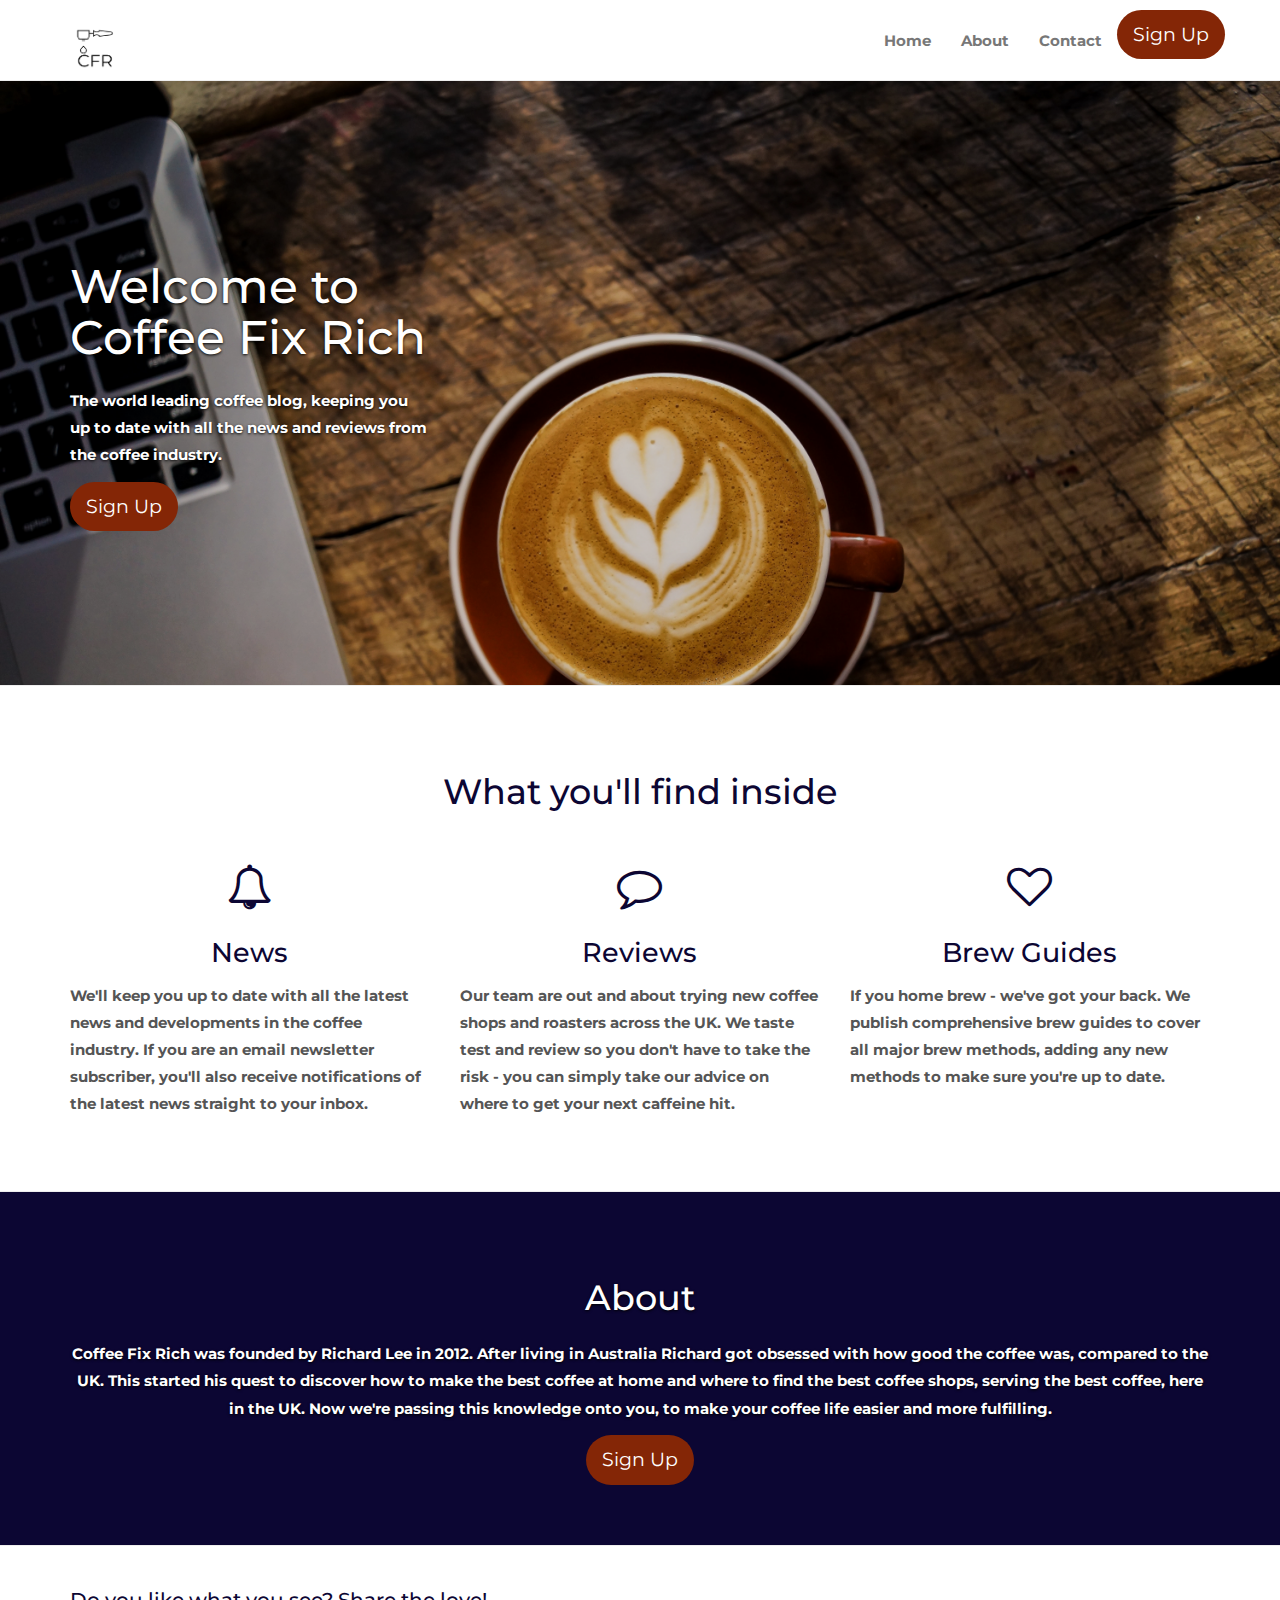
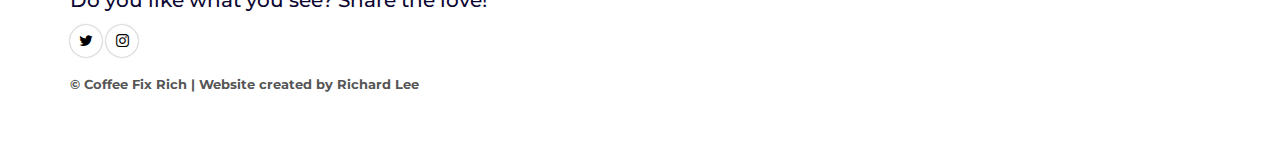
<file: index.html>
<!DOCTYPE html>
<html lang="en">

<head>
  <meta charset="UTF-8">
  <meta content="IE=edge" http-equiv="X-UA-Compatible">
  <meta content="width=device-width,initial-scale=1" name="viewport">
  <meta content="Coffee Fix Rich" name="Free subscription coffee blog">
  <meta name="google" content="notranslate" />
  <meta name="keywords" content="coffee, blog, coffeefixrich, espresso"


  <!-- Disable tap highlight on IE -->
  <meta name="msapplication-tap-highlight" content="no">
  
  <link href="./assets/apple-touch-icon.png" rel="apple-touch-icon">
  <link href="./assets/favicon.ico" rel="icon">

 

  <title>Coffee Fix Rich</title>  

<link href="./main.a3f694c0.css" rel="stylesheet">
<link rel="stylesheet" type="text/css" href="style.css">

<link href='https://fonts.googleapis.com/css?family=Montserrat' rel='stylesheet'>

</head>

<body>

    <header>
    <nav class="navbar  navbar-fixed-top navbar-default">
        <div class="container">
        <div class="navbar-header">
            <button type="button" class="navbar-toggle uarr collapsed" data-toggle="collapse" data-target="#navbar-collapse-uarr">
            <span class="sr-only">Toggle navigation</span>
            <span class="icon-bar"></span>
            <span class="icon-bar"></span>
            <span class="icon-bar"></span>
            </button>
            <a class="navbar-brand" href="./index.html" title="">
            <img src="./assets/images/coffee-fix-rich-logo.png" class="navbar-logo-img" alt="coffee fix rich logo">
            </a>
        </div>

        <div class="collapse navbar-collapse" id="navbar-collapse-uarr">
            <ul class="nav navbar-nav navbar-right">
            <li><a href="./index.html" title="home" class="active">Home</a></li>
            <li><a href="#about-section" title="about"> About</a></li>
            <li><a href="./contact.html" title="contact">Contact</a></li>
            <li>
                <p>
                <a href="./signup.html" class="btn btn-primary btn-lg btn-nav" title="sign up">Sign Up</a>
                </p>
            </li>
            
            </ul>
        </div>
        </div>
    </nav>
    </header>



    <div class="white-text-container background-image-container" style="background-image: url('./assets/images/img-home.jpg')">
        <div class="opacity"></div>
        <div class="container">
            <div class="row">
            
                <div class="col-md-4">
                    <h1>Welcome to Coffee Fix Rich</h1>
                    <p>The world leading coffee blog, keeping you up to date with all the news and reviews from the coffee industry.       </p>
                    <a href="./signup.html" title="" class="btn btn-primary btn-lg">Sign Up</a>
                </div>

            </div>
        </div>
    </div>

    <div class="section-container border-section-container">
        <div class="container">
                <div class="row">
                    <div class="col-md-12 section-container-spacer">
                        <div class="text-center">
                            <h2>What you'll find inside</h2>
                       
                        </div>
                    </div>

                    <div class="col-md-4">
                        <div class="fa-container">
                            <i class="fa fa-bell-o fa-3x" aria-hidden="true"></i>
                        </div>
                        <div class="text-center">
                            <h3>News</h3>
                        </div>
                        <div>
                            <p>We'll keep you up to date with all the latest news and developments in the coffee industry. If you are an email newsletter subscriber, you'll also receive notifications of the latest news straight to your inbox.</p>
                        </div>
                    </div>
                    <div class="col-md-4">
                        <div class="fa-container">
                            <i class="fa fa-comment-o fa-3x" aria-hidden="true"></i>
                        </div>
                        <div class="text-center">
                            <h3>Reviews</h3>
                        </div>
                        <div>
                            <p>Our team are out and about trying new coffee shops and roasters across the UK. We taste test and review so you don't have to take the risk - you can simply take our advice on where to get your next caffeine hit. 
                            </p>
                        </div>
                    </div>
                    <div class="col-md-4">
                        <div class="fa-container">
                            <i class="fa fa-heart-o fa-3x" aria-hidden="true"></i>
                        </div>
                        <div class="text-center">
                            <h3>Brew Guides</h3>
                        </div>
                        <div>
                            <p>If you home brew - we've got your back. We publish comprehensive brew guides to cover all major brew methods, adding any new methods to make sure you're up to date.  
                            </p>
                        </div>
                    </div>

                </div>
        </div>
    </div>

  


    <div class="section-container background-color-container white-text-container">
        <div class="container">
            <div class="row">
                <div class="col-xs-12">
                    <div class="text-center" id="about-section">
                        <h2>About</h2>
                        <p> Coffee Fix Rich was founded by Richard Lee in 2012. After living in Australia Richard got obsessed with how good the coffee was, compared to the UK. This started his quest to discover how to make the best coffee at home and where to find the best coffee shops, serving the best coffee, here in the UK. Now we're passing this knowledge onto you, to make your coffee life easier and more fulfilling.   </p>
                        <a href="./signup.html" title="" class="btn btn-primary btn-lg">Sign Up</a>
                    </div>
                </div>
            </div>
        </div>
    </div>








    <footer>
        <div class="section-container footer-container">
            <div class="container">
                <div class="row">
                    

                        <div class="col-md-6">
                            <h4>Do you like what you see? Share the love!</h4>
                            <p>
                           
                            <a href="https://twitter.com/" target="_blank" class="social-round-icon white-round-icon fa-icon" title="">
                                <i class="fa fa-twitter" aria-hidden="true"></i>
                            </a>
                            <a href="https://www.linkedin.com/" target="_blank" class="social-round-icon white-round-icon fa-icon" title="">
                                <i class="fa fa-instagram" aria-hidden="true"></i>
                            </a>
                            </p>
                            <p><small>© Coffee Fix Rich | Website created by Richard Lee</small></p>    
                        </div>

                       
                </div>
            </div>
        </div>
    </footer>
</body>
<script>
  document.addEventListener("DOMContentLoaded", function (event) {
    navActivePage();
  });
</script>

<!-- Google Analytics: change UA-XXXXX-X to be your site's ID 

<script>
  (function (i, s, o, g, r, a, m) {
    i['GoogleAnalyticsObject'] = r; i[r] = i[r] || function () {
      (i[r].q = i[r].q || []).push(arguments)
    }, i[r].l = 1 * new Date(); a = s.createElement(o),
      m = s.getElementsByTagName(o)[0]; a.async = 1; a.src = g; m.parentNode.insertBefore(a, m)
  })(window, document, 'script', '//www.google-analytics.com/analytics.js', 'ga');
  ga('create', 'UA-XXXXX-X', 'auto');
  ga('send', 'pageview');
</script>

-->

<script type="text/javascript" src="./main.41beeca9.js"></script></body>

</html>
</file>
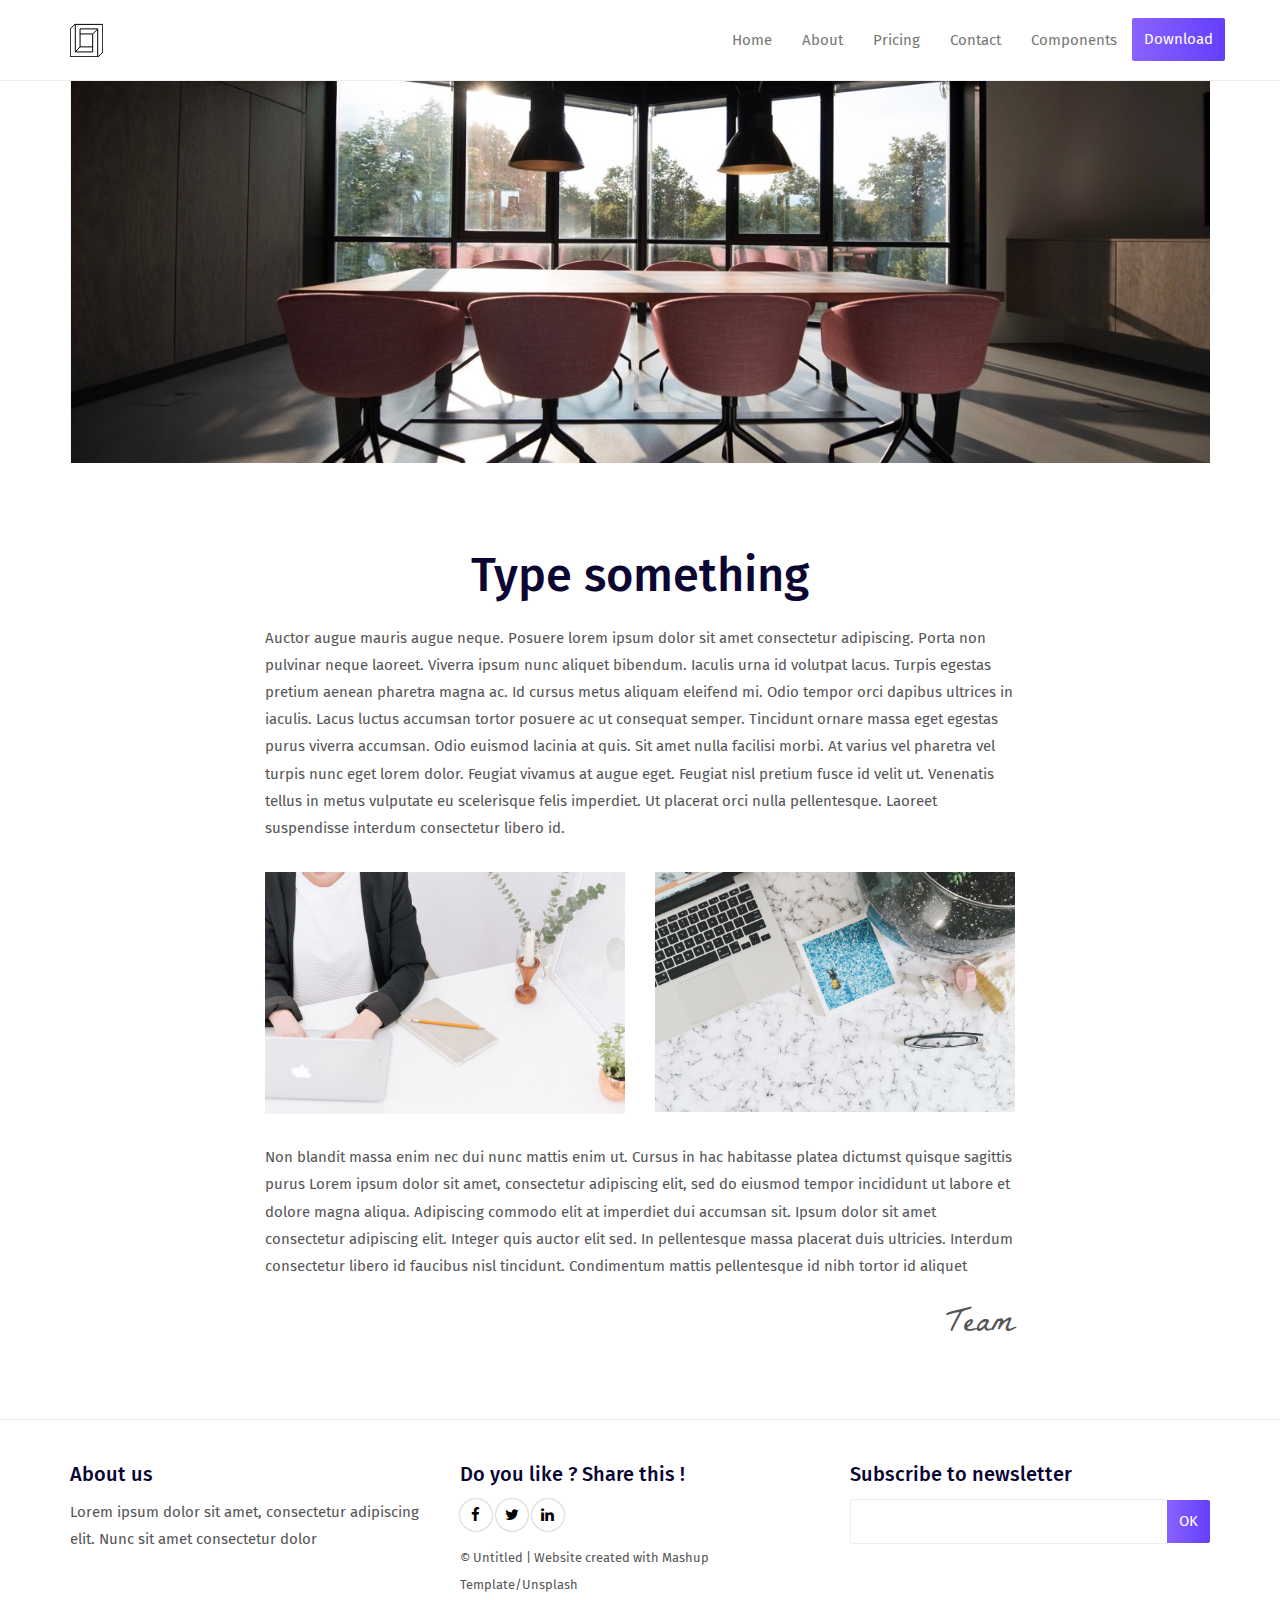
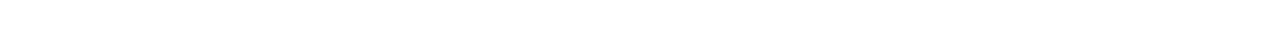
<file: about.html>
<!DOCTYPE html>
<html lang="en">

<head>
  <meta charset="UTF-8">
  <meta content="IE=edge" http-equiv="X-UA-Compatible">
  <meta content="width=device-width,initial-scale=1" name="viewport">
  <meta content="description" name="description">
  <meta name="google" content="notranslate" />
  <meta content="Mashup templates have been developped by Orson.io team" name="author">

  <!-- Disable tap highlight on IE -->
  <meta name="msapplication-tap-highlight" content="no">
  
  <link href="./assets/apple-touch-icon.png" rel="apple-touch-icon">
  <link href="./assets/favicon.ico" rel="icon">

 

  <title>Title page</title>  

<link href="./main.a3f694c0.css" rel="stylesheet"></head>

<body>

 <!-- Add your content of header -->
<header>
  <nav class="navbar  navbar-fixed-top navbar-default">
    <div class="container">
      <div class="navbar-header">
        <button type="button" class="navbar-toggle uarr collapsed" data-toggle="collapse" data-target="#navbar-collapse-uarr">
          <span class="sr-only">Toggle navigation</span>
          <span class="icon-bar"></span>
          <span class="icon-bar"></span>
          <span class="icon-bar"></span>
        </button>
        <a class="navbar-brand" href="./index.html" title="">
          <img src="./assets/images/mashuptemplate.svg" class="navbar-logo-img" alt="">
        </a>
      </div>

      <div class="collapse navbar-collapse" id="navbar-collapse-uarr">
        <ul class="nav navbar-nav navbar-right">
          <li><a href="./index.html" title="" class="active">Home</a></li>
          <li><a href="./about.html" title=""> About</a></li>
          <li><a href="./pricing.html" title=""> Pricing </a></li>
          <li><a href="./contact.html" title="">Contact</a></li>
          <li><a href="./components.html" title="">Components</a></li>
          <li>
            <p>
              <a href="./download.html" class="btn btn-primary navbar-btn" title="">Download</a>
            </p>
          </li>
          
        </ul>
      </div>
    </div>
  </nav>
</header>




<div class="">
    <div class="container">
        <div class="row">

            <div class="col-xs-12">
               <img class="img-responsive" src="./assets/images/img-01.jpg">
            </div>
        </div>
    </div>
</div>

<div class="section-container">
    <div class="container">
        <div class="row">
               <div class="col-xs-12 col-md-8 col-md-offset-2">
                    <div class="text-center">
                    <h1>Type something</h1>
                     </div>   
                        <p class="section-container-spacer">Auctor augue mauris augue neque. Posuere lorem ipsum dolor sit amet consectetur adipiscing. Porta
                            non pulvinar neque laoreet. Viverra ipsum nunc aliquet bibendum. Iaculis urna id volutpat lacus.
                            Turpis egestas pretium aenean pharetra magna ac. Id cursus metus aliquam eleifend mi. Odio tempor
                            orci dapibus ultrices in iaculis. Lacus luctus accumsan tortor posuere ac ut consequat semper.
                            Tincidunt ornare massa eget egestas purus viverra accumsan. Odio euismod lacinia at quis. Sit
                            amet nulla facilisi morbi. At varius vel pharetra vel turpis nunc eget lorem dolor. Feugiat vivamus
                            at augue eget. Feugiat nisl pretium fusce id velit ut. Venenatis tellus in metus vulputate eu
                            scelerisque felis imperdiet. Ut placerat orci nulla pellentesque. Laoreet suspendisse interdum
                            consectetur libero id.
                        </p>

                    <div class="row section-container-spacer">
                        <div class="col-md-6">
                            <img class="img-responsive" src="./assets/images/img-03.jpg">
                        </div>
                        <div class="col-md-6">
                            <img class="img-responsive" src="./assets/images/img-02.jpg">
                        </div>
                    </div>

               </div>
               
                <div class="col-xs-12 col-md-8 col-md-offset-2">
              
                        <p>
                            Non blandit massa enim nec dui nunc mattis enim ut. Cursus in hac habitasse platea dictumst quisque sagittis
                            purus Lorem ipsum dolor sit amet, consectetur adipiscing elit, sed do eiusmod tempor incididunt
                            ut labore et dolore magna aliqua. Adipiscing commodo elit at imperdiet dui accumsan sit. Ipsum
                            dolor sit amet consectetur adipiscing elit. Integer quis auctor elit sed. In pellentesque massa
                            placerat duis ultricies. Interdum consectetur libero id faucibus nisl tincidunt. Condimentum
                            mattis pellentesque id nibh tortor id aliquet</p>
                            <small class="signature pull-right">Team</small>
                </div>
            </div>




        </div>

    </div>



</div>







<footer>
    <div class="section-container footer-container">
        <div class="container">
            <div class="row">
                    <div class="col-md-4">
                        <h4>About us</h4>
                        <p>Lorem ipsum dolor sit amet, consectetur adipiscing elit. Nunc sit amet consectetur dolor</p>
                    </div>

                    <div class="col-md-4">
                        <h4>Do you like ? Share this !</h4>
                        <p>
                            <a href="https://facebook.com/" class="social-round-icon white-round-icon fa-icon" title="">
                            <i class="fa fa-facebook" aria-hidden="true"></i>
                          </a>
                          <a href="https://twitter.com/" class="social-round-icon white-round-icon fa-icon" title="">
                            <i class="fa fa-twitter" aria-hidden="true"></i>
                          </a>
                          <a href="https://www.linkedin.com/" class="social-round-icon white-round-icon fa-icon" title="">
                            <i class="fa fa-linkedin" aria-hidden="true"></i>
                          </a>
                        </p>
                        <p><small>© Untitled | Website created with <a href="http://www.mashup-template.com/" class="link-like-text" title="Create website with free html template">Mashup Template</a>/<a href="http://www.unsplash.com/" class="link-like-text" title="Beautiful Free Images">Unsplash</a></small></p>    
                    </div>

                    <div class="col-md-4">
                        <h4>Subscribe to newsletter</h4>
                        
                        <div class="form-group">
                            <div class="input-group">
                                <input type="text" class="form-control footer-input-text">
                                <div class="input-group-btn">
                                    <button type="button" class="btn btn-primary btn-newsletter ">OK</button>
                                </div>
                            </div>
                        </div>


                    </div>
            </div>
        </div>
    </div>
</footer>

<script>
  document.addEventListener("DOMContentLoaded", function (event) {
    navActivePage();
  });
</script>

<!-- Google Analytics: change UA-XXXXX-X to be your site's ID 

<script>
  (function (i, s, o, g, r, a, m) {
    i['GoogleAnalyticsObject'] = r; i[r] = i[r] || function () {
      (i[r].q = i[r].q || []).push(arguments)
    }, i[r].l = 1 * new Date(); a = s.createElement(o),
      m = s.getElementsByTagName(o)[0]; a.async = 1; a.src = g; m.parentNode.insertBefore(a, m)
  })(window, document, 'script', '//www.google-analytics.com/analytics.js', 'ga');
  ga('create', 'UA-XXXXX-X', 'auto');
  ga('send', 'pageview');
</script>

--> 
<script type="text/javascript" src="./main.41beeca9.js"></script></body>

</html>
</file>
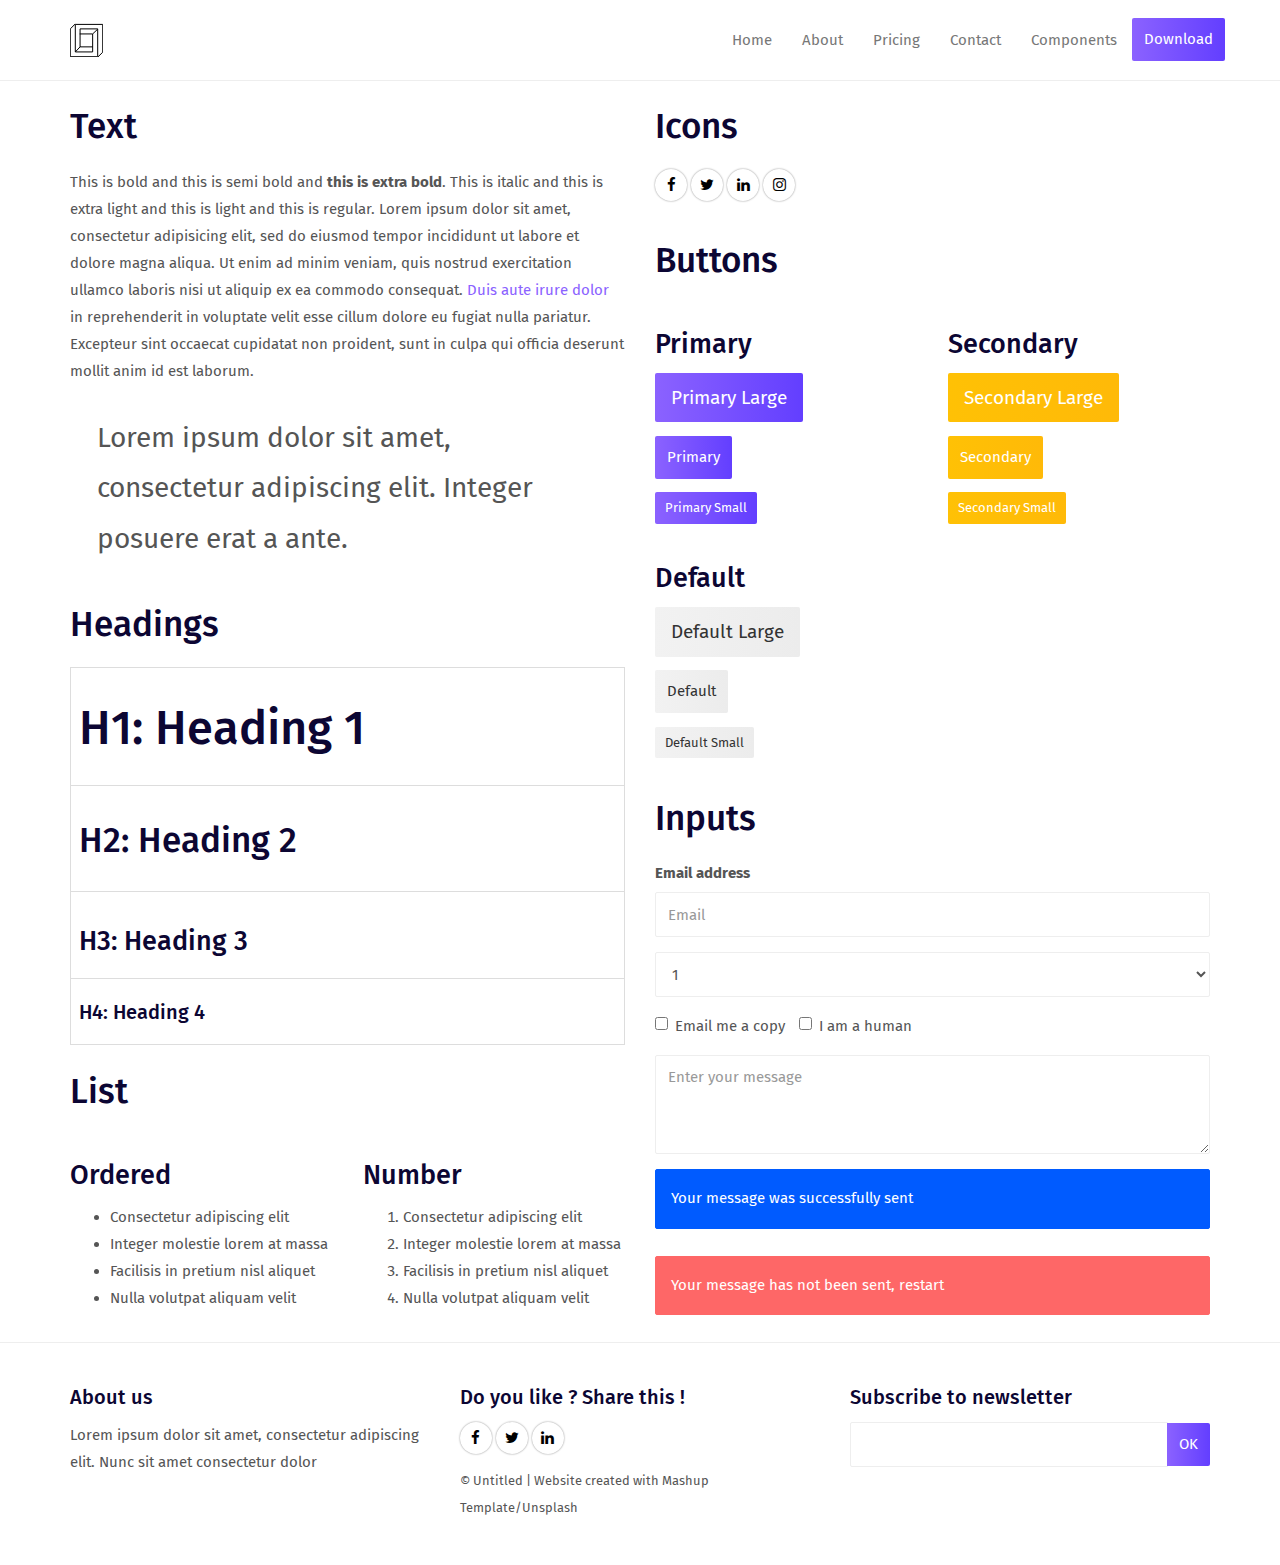
<file: components.html>
<!DOCTYPE html>
<html lang="en">

<head>
  <meta charset="UTF-8">
  <meta content="IE=edge" http-equiv="X-UA-Compatible">
  <meta content="width=device-width,initial-scale=1" name="viewport">
  <meta content="description" name="description">
  <meta name="google" content="notranslate" />
  <meta content="Mashup templates have been developped by Orson.io team" name="author">

  <!-- Disable tap highlight on IE -->
  <meta name="msapplication-tap-highlight" content="no">
  
  <link href="./assets/apple-touch-icon.png" rel="apple-touch-icon">
  <link href="./assets/favicon.ico" rel="icon">

 

  <title>Title page</title>  

<link href="./main.a3f694c0.css" rel="stylesheet"></head>

<body>

 <!-- Add your content of header -->
<header>
  <nav class="navbar  navbar-fixed-top navbar-default">
    <div class="container">
      <div class="navbar-header">
        <button type="button" class="navbar-toggle uarr collapsed" data-toggle="collapse" data-target="#navbar-collapse-uarr">
          <span class="sr-only">Toggle navigation</span>
          <span class="icon-bar"></span>
          <span class="icon-bar"></span>
          <span class="icon-bar"></span>
        </button>
        <a class="navbar-brand" href="./index.html" title="">
          <img src="./assets/images/mashuptemplate.svg" class="navbar-logo-img" alt="">
        </a>
      </div>

      <div class="collapse navbar-collapse" id="navbar-collapse-uarr">
        <ul class="nav navbar-nav navbar-right">
          <li><a href="./index.html" title="" class="active">Home</a></li>
          <li><a href="./about.html" title=""> About</a></li>
          <li><a href="./pricing.html" title=""> Pricing </a></li>
          <li><a href="./contact.html" title="">Contact</a></li>
          <li><a href="./components.html" title="">Components</a></li>
          <li>
            <p>
              <a href="./download.html" class="btn btn-primary navbar-btn" title="">Download</a>
            </p>
          </li>
          
        </ul>
      </div>
    </div>
  </nav>
</header>



<!-- Add your site or app content here -->
<div class="container">
    <div class="row">
      <div class="col-xs-12 col-md-6">

        <div class="template-example">
          <h2 class="template-title-example">Text</h2>
          <p>This is bold and this is semi bold and <b>this is extra bold</b>. This is italic and this is extra light and this is light
          and this is regular. Lorem ipsum dolor sit amet, consectetur adipisicing elit, sed do eiusmod
          tempor incididunt ut labore et dolore magna aliqua. Ut enim ad minim veniam,
          quis nostrud exercitation ullamco laboris nisi ut aliquip ex ea commodo
          consequat. <a href="">Duis aute irure dolor</a> in reprehenderit in voluptate velit esse
          cillum dolore eu fugiat nulla pariatur. Excepteur sint occaecat cupidatat non
          proident, sunt in culpa qui officia deserunt mollit anim id est laborum.

          <blockquote>
            <p>Lorem ipsum dolor sit amet, consectetur adipiscing elit. Integer posuere erat a ante.</p>
          </blockquote>
          
          </p>
        </div>

        <div class="template-example">
          <h2 class="template-title-example">Headings</h2>
          
          <table class="table table-bordered">
            <tr><td><h1>H1: Heading 1</h1></td></tr>
            <tr><td><h2>H2: Heading 2</h2></td></tr>
            <tr><td><h3>H3: Heading 3</h3></td></tr>
            <tr><td><h4>H4: Heading 4</h4></td></tr>
          </table>
          
        </div>

        
        <div class="template-example">
          <h2 class="template-title-example">List</h2>
          <div class="row">
            <div class="col-md-6">
              <h3 class="template-title-example">Ordered</h3>
              <ul>
                <li>Consectetur adipiscing elit</li>
                <li>Integer molestie lorem at massa</li>
                <li>Facilisis in pretium nisl aliquet</li>
                <li>Nulla volutpat aliquam velit</li>
              </ul>
            </div>
            <div class="col-md-6">
              <h3 class="template-title-example">Number</h3>
              <ol>
                <li>Consectetur adipiscing elit</li>
                <li>Integer molestie lorem at massa</li>
                <li>Facilisis in pretium nisl aliquet</li>
                <li>Nulla volutpat aliquam velit</li>
              </ol>
            </div>
          </div>
        </div>
        

        
      </div>

      <div class="col-xs-12 col-md-6">
        <div class="template-example">
          
          <div class="row">
            
            <div class="col-md-6">
                <h2 class="template-title-example">Icons</h2>
                <p>
                    <span class="fa-icon">
                      <i class="fa fa-facebook"></i>
                    </span>
                  
                    <span class="fa-icon">
                      <i class="fa fa-twitter"></i>
                    </span>
                  
                    <span class="fa-icon">
                      <i class="fa fa-linkedin"></i>
                    </span>
                 
                    <span class="fa-icon">
                      <i class="fa fa-instagram"></i>
                    </span>
                  
                </p>
            </div>

          </div>


          


        </div>

        <div class="template-example">
          <h2 class="template-title-example">Buttons</h2>
          <div class="row">
            <div class="col-md-6">
              <h3 class="template-title-example">Primary</h2>
              <div class="row">
                  <div class="col-md-6">
                  <p><a href="" class="btn btn-primary btn-lg">Primary Large</a></p>
                  <p><a href="" class="btn btn-primary">Primary </a></p>
                  <p><a href="" class="btn btn-primary btn-sm">Primary Small</a></p>
                </div>
              </div>

              <h3 class="template-title-example">Default</h2>
              <div class="row">
                  <div class="col-md-6">
                  <p><a href="" class="btn btn-default btn-lg">Default Large</a></p>
                  <p><a href="" class="btn btn-default">Default </a></p>
                  <p><a href="" class="btn btn-default btn-sm">Default Small</a></p>
                </div>
              </div>

            </div>

            <div class="col-md-6">
              <h3 class="template-title-example">Secondary</h2>
              <div class="row">
                  <div class="col-md-6">
                  <p><a href="" class="btn btn-info btn-lg">Secondary Large</a></p>
                  <p><a href="" class="btn btn-info">Secondary </a></p>
                  <p><a href="" class="btn btn-info btn-sm">Secondary Small</a></p>
                </div>
              </div>
            </div>
          </div>
        </div>
        
        <div class="template-example">
          <h2 class="template-title-example">Inputs</h2>

            <div class="form-group">
              <label for="exampleInputEmail1">Email address</label>
              <input type="email" class="form-control" id="exampleInputEmail1" placeholder="Email">
            </div>

            <div class="form-group">
              <select class="form-control">
                <option>1</option>
                <option>2</option>
                <option>3</option>
                <option>4</option>
                <option>5</option>
              </select>
            </div>

            <div class="form-group">
              <label class="checkbox-inline">
                <input 
                type="checkbox" id="inlineCheckbox1" value="option1"> Email me a copy
              </label>
              <label class="checkbox-inline">
                <input type="checkbox" id="inlineCheckbox2" value="option2"> I am a human
              </label>
            </div>

            <div class="form-group">
              <textarea class="form-control" rows="3" placeholder="Enter your message"></textarea>
            </div>
            
            <div class="alert alert-success" role="alert">Your message was successfully sent</div>
            <div class="alert alert-danger" role="alert">Your message has not been sent, restart</div>
        </div>




      </div>
    </div>
</div>
<footer>
    <div class="section-container footer-container">
        <div class="container">
            <div class="row">
                    <div class="col-md-4">
                        <h4>About us</h4>
                        <p>Lorem ipsum dolor sit amet, consectetur adipiscing elit. Nunc sit amet consectetur dolor</p>
                    </div>

                    <div class="col-md-4">
                        <h4>Do you like ? Share this !</h4>
                        <p>
                            <a href="https://facebook.com/" class="social-round-icon white-round-icon fa-icon" title="">
                            <i class="fa fa-facebook" aria-hidden="true"></i>
                          </a>
                          <a href="https://twitter.com/" class="social-round-icon white-round-icon fa-icon" title="">
                            <i class="fa fa-twitter" aria-hidden="true"></i>
                          </a>
                          <a href="https://www.linkedin.com/" class="social-round-icon white-round-icon fa-icon" title="">
                            <i class="fa fa-linkedin" aria-hidden="true"></i>
                          </a>
                        </p>
                        <p><small>© Untitled | Website created with <a href="http://www.mashup-template.com/" class="link-like-text" title="Create website with free html template">Mashup Template</a>/<a href="http://www.unsplash.com/" class="link-like-text" title="Beautiful Free Images">Unsplash</a></small></p>    
                    </div>

                    <div class="col-md-4">
                        <h4>Subscribe to newsletter</h4>
                        
                        <div class="form-group">
                            <div class="input-group">
                                <input type="text" class="form-control footer-input-text">
                                <div class="input-group-btn">
                                    <button type="button" class="btn btn-primary btn-newsletter ">OK</button>
                                </div>
                            </div>
                        </div>


                    </div>
            </div>
        </div>
    </div>
</footer>

<script>
  document.addEventListener("DOMContentLoaded", function (event) {
    navActivePage();
  });
</script>

<!-- Google Analytics: change UA-XXXXX-X to be your site's ID 

<script>
  (function (i, s, o, g, r, a, m) {
    i['GoogleAnalyticsObject'] = r; i[r] = i[r] || function () {
      (i[r].q = i[r].q || []).push(arguments)
    }, i[r].l = 1 * new Date(); a = s.createElement(o),
      m = s.getElementsByTagName(o)[0]; a.async = 1; a.src = g; m.parentNode.insertBefore(a, m)
  })(window, document, 'script', '//www.google-analytics.com/analytics.js', 'ga');
  ga('create', 'UA-XXXXX-X', 'auto');
  ga('send', 'pageview');
</script>

--> 
<script type="text/javascript" src="./main.41beeca9.js"></script></body>

</html>
</file>
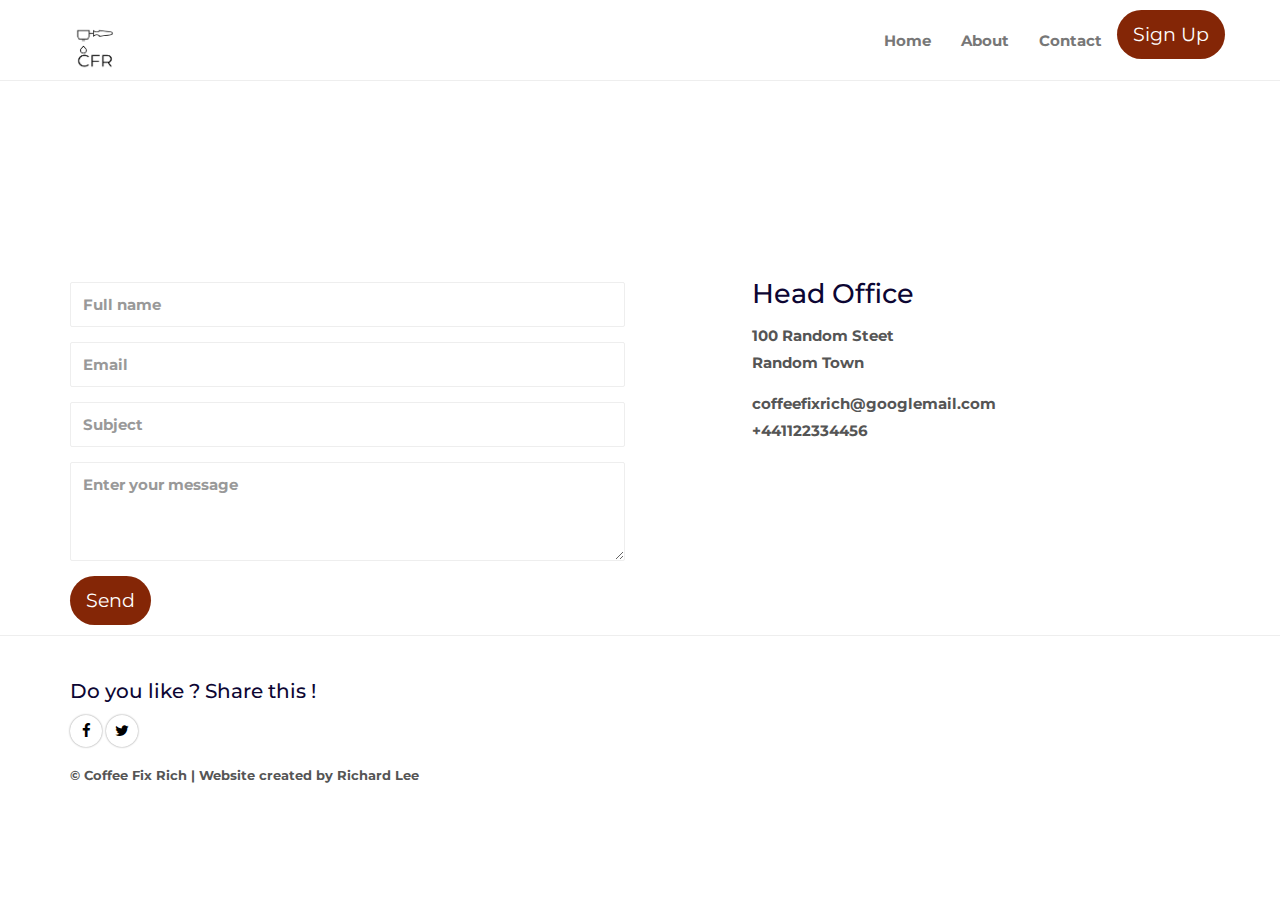
<file: contact.html>
<!DOCTYPE html>
<html lang="en">

<head>
  <meta charset="UTF-8">
  <meta content="IE=edge" http-equiv="X-UA-Compatible">
  <meta content="width=device-width,initial-scale=1" name="viewport">
  <meta content="coffee fix rich contact page" name="sign up to receive our coffee blog newsletter">
  <meta name="google" content="notranslate" />
  <meta content="Mashup templates have been developped by Orson.io team" name="author">

  <!-- Disable tap highlight on IE -->
  <meta name="msapplication-tap-highlight" content="no">
  
  <link href="./assets/apple-touch-icon.png" rel="apple-touch-icon">
  <link href="./assets/favicon.ico" rel="icon">

 

  <title>Contact Page</title>  

<link href="./main.a3f694c0.css" rel="stylesheet"></head>
<link rel="stylesheet" type="text/css" href="style.css">

<link href='https://fonts.googleapis.com/css?family=Montserrat' rel='stylesheet'>
<body>

 <!-- Add your content of header -->
<header>
  <nav class="navbar  navbar-fixed-top navbar-default">
    <div class="container">
      <div class="navbar-header">
        <button type="button" class="navbar-toggle uarr collapsed" data-toggle="collapse" data-target="#navbar-collapse-uarr">
          <span class="sr-only">Toggle navigation</span>
          <span class="icon-bar"></span>
          <span class="icon-bar"></span>
          <span class="icon-bar"></span>
        </button>
        <a class="navbar-brand" href="./index.html" title="">
          <img src="./assets/images/coffee-fix-rich-logo.png" class="navbar-logo-img" alt="coffee fix rich logo">
        </a>
      </div>

      <div class="collapse navbar-collapse" id="navbar-collapse-uarr">
        <ul class="nav navbar-nav navbar-right">
          <li><a href="./index.html" title="home" class="active">Home</a></li>
          <li><a href="index.html#about-section" title="about"> About</a></li>
          <li><a href="./contact.html" title="contact">Contact</a></li>
          
          <li>
            <p>
              <a href="./signup.html" class="btn btn-primary btn-lg btn-nav" title="sign up">Sign Up</a>
            </p>
          </li>
          
        </ul>
      </div>
    </div>
  </nav>
</header>



    <div class="section-container no-padding">
      <div class="container">
          <div class="row">
              <div class="col-xs-12">
                  <div id="coffeefixrichmap">
                    <p> <iframe src="https://www.google.com/maps/embed?pb=!1m18!1m12!1m3!1d2525.145457813045!2d-1.7903166848594947!3d50.73579097951575!2m3!1f0!2f0!3f0!3m2!1i1024!2i768!4f13.1!3m3!1m2!1s0x48739eb858803da5%3A0xcb477679b47227b0!2s1%20St%20John&#39;s%20Rd%2C%20Christchurch%20BH23%201LX!5e0!3m2!1sen!2suk!4v1586854632815!5m2!1sen!2suk" width="100%" height="100%" frameborder="0" style="border:0;" allowfullscreen="" aria-hidden="false" tabindex="0"></iframe></p>
                  </div>
              </div>
              <div class="col-xs-12">
      
                  <div class="row">
                      <div class="col-md-6">
                          <form action="" class="reveal-content contact-form">
                              <div class="form-group">
                                  <input type="name" class="form-control" id="name" placeholder="Full name">
                              </div>
                              <div class="form-group">
                                  <input type="email" class="form-control" id="email" placeholder="Email">
                              </div>
                              <div class="form-group">
                                  <input type="text" class="form-control" id="subject" placeholder="Subject">
                              </div>
                              <div class="form-group">
                                  <textarea class="form-control" rows="3" placeholder="Enter your message"></textarea>
                              </div>
                              <button type="submit" class="btn btn-primary btn-lg btn-send">Send</button>
                          </form>
                      </div>


                      <div class="col-md-5 col-md-offset-1">
                              
                          <h3>Head Office</h3>
                          
                          <div>
                              <p>100 Random Steet <br/>Random Town</p>
                          </div>
                          <div>
                              <p>coffeefixrich@googlemail.com<br>+441122334456</p>
                          </div>
                      
                          
                      </div>
                  </div>


              </div>

          </div>

    </div>



  <footer>
      <div class="section-container footer-container">
          <div class="container">
              <div class="row">
                      
                      <div class="col-md-4">
                          <h4>Do you like ? Share this !</h4>
                          <p>
                              <a href="https://facebook.com/" class="social-round-icon white-round-icon fa-icon" title="facebook">
                              <i class="fa fa-facebook" aria-hidden="true"></i>
                            </a>
                            <a href="https://twitter.com/" class="social-round-icon white-round-icon fa-icon" title="twitter">
                              <i class="fa fa-twitter" aria-hidden="true"></i>
                            </a>
                           
                          </p>
                          <p><small>© Coffee Fix Rich | Website created by Richard Lee</small></p>    
                      </div>

                    
                      </div>
              </div>
          </div>
      </div>
  </footer>
</body>
<script>
  document.addEventListener("DOMContentLoaded", function (event) {
    navActivePage();
  });
</script>

<!-- Google Analytics: change UA-XXXXX-X to be your site's ID 

<script>
  (function (i, s, o, g, r, a, m) {
    i['GoogleAnalyticsObject'] = r; i[r] = i[r] || function () {
      (i[r].q = i[r].q || []).push(arguments)
    }, i[r].l = 1 * new Date(); a = s.createElement(o),
      m = s.getElementsByTagName(o)[0]; a.async = 1; a.src = g; m.parentNode.insertBefore(a, m)
  })(window, document, 'script', '//www.google-analytics.com/analytics.js', 'ga');
  ga('create', 'UA-XXXXX-X', 'auto');
  ga('send', 'pageview');
</script>

-->
<!-- Google maps 
<script async defer src="https://maps.googleapis.com/maps/api/js?key=AIzaSyDzA22auDNIFSRiTPytfZVhtuFG_KHBhFQ&callback=googleMapInit"></script>
 -->



<script type="text/javascript" src="./main.41beeca9.js"></script></body>

</html>
</file>
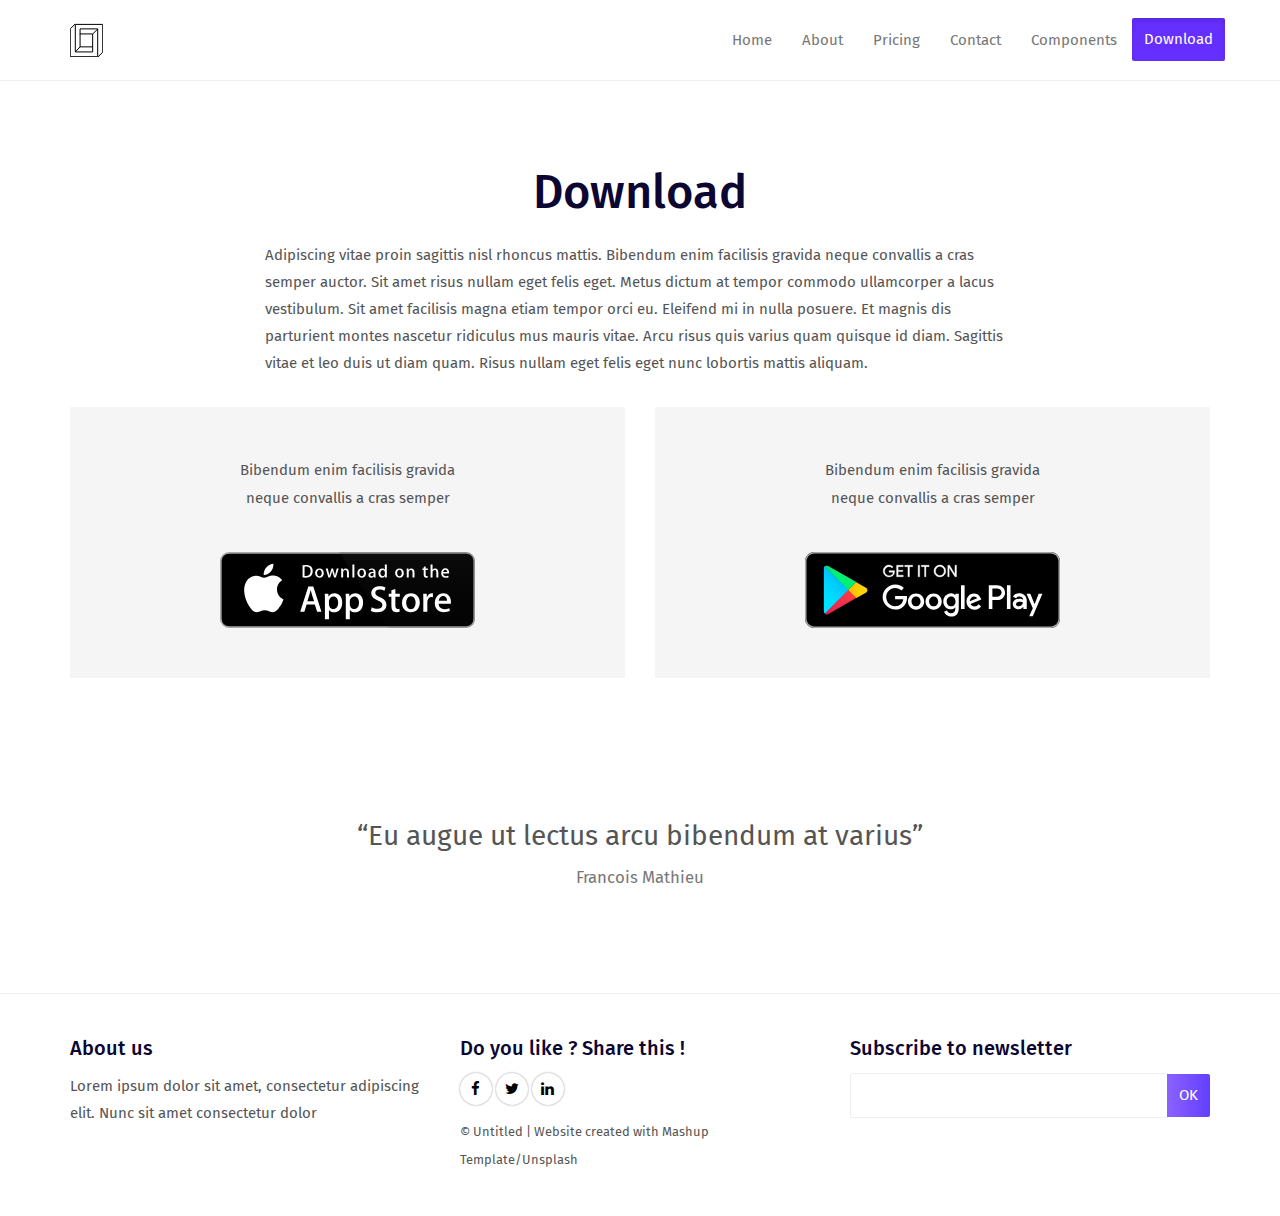
<file: download.html>
<!DOCTYPE html>
<html lang="en">

<head>
  <meta charset="UTF-8">
  <meta content="IE=edge" http-equiv="X-UA-Compatible">
  <meta content="width=device-width,initial-scale=1" name="viewport">
  <meta content="description" name="description">
  <meta name="google" content="notranslate" />
  <meta content="Mashup templates have been developped by Orson.io team" name="author">

  <!-- Disable tap highlight on IE -->
  <meta name="msapplication-tap-highlight" content="no">
  
  <link href="./assets/apple-touch-icon.png" rel="apple-touch-icon">
  <link href="./assets/favicon.ico" rel="icon">

 

  <title>Title page</title>  

<link href="./main.a3f694c0.css" rel="stylesheet"></head>

<body>

 <!-- Add your content of header -->
<header>
  <nav class="navbar  navbar-fixed-top navbar-default">
    <div class="container">
      <div class="navbar-header">
        <button type="button" class="navbar-toggle uarr collapsed" data-toggle="collapse" data-target="#navbar-collapse-uarr">
          <span class="sr-only">Toggle navigation</span>
          <span class="icon-bar"></span>
          <span class="icon-bar"></span>
          <span class="icon-bar"></span>
        </button>
        <a class="navbar-brand" href="./index.html" title="">
          <img src="./assets/images/mashuptemplate.svg" class="navbar-logo-img" alt="">
        </a>
      </div>

      <div class="collapse navbar-collapse" id="navbar-collapse-uarr">
        <ul class="nav navbar-nav navbar-right">
          <li><a href="./index.html" title="" class="active">Home</a></li>
          <li><a href="./about.html" title=""> About</a></li>
          <li><a href="./pricing.html" title=""> Pricing </a></li>
          <li><a href="./contact.html" title="">Contact</a></li>
          <li><a href="./components.html" title="">Components</a></li>
          <li>
            <p>
              <a href="./download.html" class="btn btn-primary navbar-btn" title="">Download</a>
            </p>
          </li>
          
        </ul>
      </div>
    </div>
  </nav>
</header>




<div class="section-container">
    <div class="container">
    
        <div class="row">
            <div class="col-xs-12 col-md-8 col-md-offset-2">
                <div class="section-container-spacer">
                    <div class="text-center">
                        <h1>Download</h1>
                    </div>
                    <p>Adipiscing vitae proin sagittis nisl rhoncus mattis. Bibendum enim facilisis gravida neque convallis
                        a cras semper auctor. Sit amet risus nullam eget felis eget. Metus dictum at tempor commodo ullamcorper
                        a lacus vestibulum. Sit amet facilisis magna etiam tempor orci eu. Eleifend mi in nulla posuere.
                        Et magnis dis parturient montes nascetur ridiculus mus mauris vitae. Arcu risus quis varius quam
                        quisque id diam. Sagittis vitae et leo duis ut diam quam. Risus nullam eget felis eget nunc lobortis
                        mattis aliquam.
                    </p>
                </div>
            </div>
        </div>

        <div class="row">
            <div class="col-md-6 ">
                <div class="download-card ">
                    <p>Bibendum enim facilisis gravida <br>neque convallis a cras semper </p>
                    <br>
                    <a href="https://itunes.apple.com/fr/genre/mac/" title=""> <img src="./assets/images/app-store-apple.svg" class="img-responsive" alt=""></a>
                </div>
            </div>
            <div class="col-md-6 ">
                <div class="download-card">
                    <p>Bibendum enim facilisis gravida <br>neque convallis a cras semper </p>
                    <br>
                    <a href="https://play.google.com/store/apps" title=""> <img src="./assets/images/google-play.svg" class="img-responsive" alt=""></a>
                </div>
                    
            </div>
        </div>
    </div>
</div>           


<div class="section-container">
    <div class="container">
        <div class="row">
            <div class="col-xs-12">

                <div class="text-center">
                    <blockquote>
                        <p>“Eu augue ut lectus arcu bibendum at varius”
                            <small class="">Francois Mathieu</small>
                        </p>
                    </blockquote>
                </div>

                

</div>
        </div>
    </div>
</div>





<footer>
    <div class="section-container footer-container">
        <div class="container">
            <div class="row">
                    <div class="col-md-4">
                        <h4>About us</h4>
                        <p>Lorem ipsum dolor sit amet, consectetur adipiscing elit. Nunc sit amet consectetur dolor</p>
                    </div>

                    <div class="col-md-4">
                        <h4>Do you like ? Share this !</h4>
                        <p>
                            <a href="https://facebook.com/" class="social-round-icon white-round-icon fa-icon" title="">
                            <i class="fa fa-facebook" aria-hidden="true"></i>
                          </a>
                          <a href="https://twitter.com/" class="social-round-icon white-round-icon fa-icon" title="">
                            <i class="fa fa-twitter" aria-hidden="true"></i>
                          </a>
                          <a href="https://www.linkedin.com/" class="social-round-icon white-round-icon fa-icon" title="">
                            <i class="fa fa-linkedin" aria-hidden="true"></i>
                          </a>
                        </p>
                        <p><small>© Untitled | Website created with <a href="http://www.mashup-template.com/" class="link-like-text" title="Create website with free html template">Mashup Template</a>/<a href="http://www.unsplash.com/" class="link-like-text" title="Beautiful Free Images">Unsplash</a></small></p>    
                    </div>

                    <div class="col-md-4">
                        <h4>Subscribe to newsletter</h4>
                        
                        <div class="form-group">
                            <div class="input-group">
                                <input type="text" class="form-control footer-input-text">
                                <div class="input-group-btn">
                                    <button type="button" class="btn btn-primary btn-newsletter ">OK</button>
                                </div>
                            </div>
                        </div>


                    </div>
            </div>
        </div>
    </div>
</footer>

<script>
  document.addEventListener("DOMContentLoaded", function (event) {
    navActivePage();
  });
</script>

<!-- Google Analytics: change UA-XXXXX-X to be your site's ID 

<script>
  (function (i, s, o, g, r, a, m) {
    i['GoogleAnalyticsObject'] = r; i[r] = i[r] || function () {
      (i[r].q = i[r].q || []).push(arguments)
    }, i[r].l = 1 * new Date(); a = s.createElement(o),
      m = s.getElementsByTagName(o)[0]; a.async = 1; a.src = g; m.parentNode.insertBefore(a, m)
  })(window, document, 'script', '//www.google-analytics.com/analytics.js', 'ga');
  ga('create', 'UA-XXXXX-X', 'auto');
  ga('send', 'pageview');
</script>

--> 
<script type="text/javascript" src="./main.41beeca9.js"></script></body>

</html>
</file>
<file: style.css>
html, body {
    font-family: 'montserrat', sans-serif;
    font-weight: bold;
}

.navbar-logo-img {
    width: 50px;
    height: auto;
}   


.btn, .btn-info, .btn-lg {
    border-radius: 20em;
    background-image: none;
    background-color: #842606 !important;
    color: white;
    font-family: 'montserrat', sans-serif;
    }

.btn-nav {
    margin-top: 1rem;
       }

       .btn-send {
    margin-bottom: 1rem;
       }
       
.btn:hover, .btn-info:hover, .btn-lg:hover {
    background-image: none;
    font-weight: 900;
}
</file>
<file: main.a3f694c0.css>
@import url(https://fonts.googleapis.com/css?family=La+Belle+Aurore|Fira+Sans:400,700);@import url(https://maxcdn.bootstrapcdn.com/font-awesome/4.7.0/css/font-awesome.min.css);/*!
 * Bootstrap v3.3.7 (http://getbootstrap.com)
 * Copyright 2011-2016 Twitter, Inc.
 * Licensed under MIT (https://github.com/twbs/bootstrap/blob/master/LICENSE)
 */
/*! normalize.css v3.0.3 | MIT License | github.com/necolas/normalize.css */html{font-family:sans-serif;-ms-text-size-adjust:100%;-webkit-text-size-adjust:100%}body{margin:0}article,aside,details,figcaption,figure,footer,header,hgroup,main,menu,nav,section,summary{display:block}audio,canvas,progress,video{display:inline-block;vertical-align:baseline}audio:not([controls]){display:none;height:0}[hidden],template{display:none}a{background-color:transparent}a:active,a:hover{outline:0}abbr[title]{border-bottom:1px dotted}b,strong{font-weight:700}dfn{font-style:italic}h1{font-size:2em;margin:.67em 0}mark{background:#ff0;color:#000}small{font-size:80%}sub,sup{font-size:75%;line-height:0;position:relative;vertical-align:baseline}sup{top:-.5em}sub{bottom:-.25em}img{border:0}svg:not(:root){overflow:hidden}figure{margin:1em 40px}hr{box-sizing:content-box;height:0}pre{overflow:auto}code,kbd,pre,samp{font-family:monospace,monospace;font-size:1em}button,input,optgroup,select,textarea{color:inherit;font:inherit;margin:0}button{overflow:visible}button,select{text-transform:none}button,html input[type=button],input[type=reset],input[type=submit]{-webkit-appearance:button;cursor:pointer}button[disabled],html input[disabled]{cursor:default}button::-moz-focus-inner,input::-moz-focus-inner{border:0;padding:0}input{line-height:normal}input[type=checkbox],input[type=radio]{box-sizing:border-box;padding:0}input[type=number]::-webkit-inner-spin-button,input[type=number]::-webkit-outer-spin-button{height:auto}input[type=search]{-webkit-appearance:textfield;box-sizing:content-box}input[type=search]::-webkit-search-cancel-button,input[type=search]::-webkit-search-decoration{-webkit-appearance:none}fieldset{border:1px solid silver;margin:0 2px;padding:.35em .625em .75em}textarea{overflow:auto}optgroup{font-weight:700}table{border-collapse:collapse;border-spacing:0}td,th{padding:0}

/*! Source: https://github.com/h5bp/html5-boilerplate/blob/master/src/css/main.css */@media print{*,:after,:before{background:transparent!important;color:#000!important;box-shadow:none!important;text-shadow:none!important}a,a:visited{text-decoration:underline}a[href]:after{content:" (" attr(href) ")"}abbr[title]:after{content:" (" attr(title) ")"}a[href^="#"]:after,a[href^="javascript:"]:after{content:""}blockquote,pre{border:1px solid #999;page-break-inside:avoid}thead{display:table-header-group}img,tr{page-break-inside:avoid}img{max-width:100%!important}h2,h3,p{orphans:3;widows:3}h2,h3{page-break-after:avoid}.navbar{display:none}.btn>.caret,.dropup>.btn>.caret{border-top-color:#000!important}.label{border:1px solid #000}.table{border-collapse:collapse!important}.table td,.table th{background-color:#fff!important}.table-bordered td,.table-bordered th{border:1px solid #ddd!important}}*,:after,:before{-webkit-box-sizing:border-box;-moz-box-sizing:border-box;box-sizing:border-box}html{font-size:10px;-webkit-tap-highlight-color:transparent}body{font-family:Fira Sans,Helvetica,Arial,sans-serif;font-size:15px;line-height:1.81;color:#555;background-color:#fff}button,input,select,textarea{font-family:inherit;font-size:inherit;line-height:inherit}a{color:#8b62ff;text-decoration:none}a:focus,a:hover{color:#5216ff;text-decoration:underline}a:focus{outline:5px auto -webkit-focus-ring-color;outline-offset:-2px}figure{margin:0}img{vertical-align:middle}.img-responsive{display:block;max-width:100%;height:auto}.img-rounded{border-radius:2px}.img-thumbnail{padding:4px;line-height:1.81;background-color:#fff;border:1px solid #ddd;border-radius:2px;-webkit-transition:all .2s ease-in-out;-o-transition:all .2s ease-in-out;transition:all .2s ease-in-out;display:inline-block;max-width:100%;height:auto}.img-circle{border-radius:50%}hr{margin-top:27px;margin-bottom:27px;border:0;border-top:1px solid #eee}.sr-only{position:absolute;width:1px;height:1px;margin:-1px;padding:0;overflow:hidden;clip:rect(0,0,0,0);border:0}.sr-only-focusable:active,.sr-only-focusable:focus{position:static;width:auto;height:auto;margin:0;overflow:visible;clip:auto}[role=button]{cursor:pointer}.h1,.h2,.h3,.h4,.h5,.h6,h1,h2,h3,h4,h5,h6{font-family:inherit;font-weight:500;line-height:1.1;color:#0c0633}.h1 .small,.h1 small,.h2 .small,.h2 small,.h3 .small,.h3 small,.h4 .small,.h4 small,.h5 .small,.h5 small,.h6 .small,.h6 small,h1 .small,h1 small,h2 .small,h2 small,h3 .small,h3 small,h4 .small,h4 small,h5 .small,h5 small,h6 .small,h6 small{font-weight:400;line-height:1;color:#777}.h1,.h2,.h3,h1,h2,h3{margin-top:27px;margin-bottom:13.5px}.h1 .small,.h1 small,.h2 .small,.h2 small,.h3 .small,.h3 small,h1 .small,h1 small,h2 .small,h2 small,h3 .small,h3 small{font-size:65%}.h4,.h5,.h6,h4,h5,h6{margin-top:13.5px;margin-bottom:13.5px}.h4 .small,.h4 small,.h5 .small,.h5 small,.h6 .small,.h6 small,h4 .small,h4 small,h5 .small,h5 small,h6 .small,h6 small{font-size:75%}.h1,h1{font-size:47px}.h2,h2{font-size:35px}.h3,h3{font-size:27px}.h4,h4{font-size:20px}.h5,h5{font-size:15px}.h6,h6{font-size:13px}p{margin:0 0 13.5px}.lead{margin-bottom:27px;font-size:17px;font-weight:300;line-height:1.4}@media (min-width:768px){.lead{font-size:22.5px}}.small,small{font-size:86%}.mark,mark{background-color:#fcf8e3;padding:.2em}.text-left{text-align:left}.text-right{text-align:right}.text-center{text-align:center}.text-justify{text-align:justify}.text-nowrap{white-space:nowrap}.text-lowercase{text-transform:lowercase}.initialism,.text-uppercase{text-transform:uppercase}.text-capitalize{text-transform:capitalize}.text-muted{color:#777}.text-primary{color:#8b62ff}a.text-primary:focus,a.text-primary:hover{color:#652fff}.text-success{color:#fff}a.text-success:focus,a.text-success:hover{color:#e6e6e6}.text-info{color:#31708f}a.text-info:focus,a.text-info:hover{color:#245269}.text-warning{color:#8a6d3b}a.text-warning:focus,a.text-warning:hover{color:#66512c}.text-danger{color:#fff}a.text-danger:focus,a.text-danger:hover{color:#e6e6e6}.bg-primary{color:#fff;background-color:#8b62ff}a.bg-primary:focus,a.bg-primary:hover{background-color:#652fff}.bg-success{background-color:#005bff}a.bg-success:focus,a.bg-success:hover{background-color:#0049cc}.bg-info{background-color:#d9edf7}a.bg-info:focus,a.bg-info:hover{background-color:#afd9ee}.bg-warning{background-color:#fcf8e3}a.bg-warning:focus,a.bg-warning:hover{background-color:#f7ecb5}.bg-danger{background-color:#fe6767}a.bg-danger:focus,a.bg-danger:hover{background-color:#fe3434}.page-header{padding-bottom:12.5px;margin:54px 0 27px;border-bottom:1px solid #eee}ol,ul{margin-top:0;margin-bottom:13.5px}ol ol,ol ul,ul ol,ul ul{margin-bottom:0}.list-inline,.list-unstyled{padding-left:0;list-style:none}.list-inline{margin-left:-5px}.list-inline>li{display:inline-block;padding-left:5px;padding-right:5px}dl{margin-top:0;margin-bottom:27px}dd,dt{line-height:1.81}dt{font-weight:700}dd{margin-left:0}.dl-horizontal dd:after,.dl-horizontal dd:before{content:" ";display:table}.dl-horizontal dd:after{clear:both}@media (min-width:768px){.dl-horizontal dt{float:left;width:160px;clear:left;text-align:right;overflow:hidden;text-overflow:ellipsis;white-space:nowrap}.dl-horizontal dd{margin-left:180px}}abbr[data-original-title],abbr[title]{cursor:help;border-bottom:1px dotted #777}.initialism{font-size:90%}blockquote{padding:13.5px 27px;margin:0 0 27px;font-size:18.75px;border-left:5px solid #eee}blockquote ol:last-child,blockquote p:last-child,blockquote ul:last-child{margin-bottom:0}blockquote .small,blockquote footer,blockquote small{display:block;font-size:80%;line-height:1.81;color:#777}blockquote .small:before,blockquote footer:before,blockquote small:before{content:"\2014   \A0"}.blockquote-reverse,blockquote.pull-right{padding-right:15px;padding-left:0;border-right:5px solid #eee;border-left:0;text-align:right}.blockquote-reverse .small:before,.blockquote-reverse footer:before,.blockquote-reverse small:before,blockquote.pull-right .small:before,blockquote.pull-right footer:before,blockquote.pull-right small:before{content:""}.blockquote-reverse .small:after,.blockquote-reverse footer:after,.blockquote-reverse small:after,blockquote.pull-right .small:after,blockquote.pull-right footer:after,blockquote.pull-right small:after{content:"\A0   \2014"}address{margin-bottom:27px;font-style:normal;line-height:1.81}code,kbd,pre,samp{font-family:Menlo,Monaco,Consolas,Courier New,monospace}code{color:#c7254e;background-color:#f9f2f4}code,kbd{padding:2px 4px;font-size:90%;border-radius:2px}kbd{color:#fff;background-color:#333;box-shadow:inset 0 -1px 0 rgba(0,0,0,.25)}kbd kbd{padding:0;font-size:100%;font-weight:700;box-shadow:none}pre{display:block;padding:13px;margin:0 0 13.5px;font-size:14px;line-height:1.81;word-break:break-all;word-wrap:break-word;color:#333;background-color:#f5f5f5;border:1px solid #ccc;border-radius:2px}pre code{padding:0;font-size:inherit;color:inherit;white-space:pre-wrap;background-color:transparent;border-radius:0}.pre-scrollable{max-height:340px;overflow-y:scroll}.container{margin-right:auto;margin-left:auto;padding-left:15px;padding-right:15px}.container:after,.container:before{content:" ";display:table}.container:after{clear:both}@media (min-width:768px){.container{width:750px}}@media (min-width:992px){.container{width:970px}}@media (min-width:1200px){.container{width:1170px}}.container-fluid{margin-right:auto;margin-left:auto;padding-left:15px;padding-right:15px}.container-fluid:after,.container-fluid:before{content:" ";display:table}.container-fluid:after{clear:both}.row{margin-left:-15px;margin-right:-15px}.row:after,.row:before{content:" ";display:table}.row:after{clear:both}.col-lg-1,.col-lg-2,.col-lg-3,.col-lg-4,.col-lg-5,.col-lg-6,.col-lg-7,.col-lg-8,.col-lg-9,.col-lg-10,.col-lg-11,.col-lg-12,.col-md-1,.col-md-2,.col-md-3,.col-md-4,.col-md-5,.col-md-6,.col-md-7,.col-md-8,.col-md-9,.col-md-10,.col-md-11,.col-md-12,.col-sm-1,.col-sm-2,.col-sm-3,.col-sm-4,.col-sm-5,.col-sm-6,.col-sm-7,.col-sm-8,.col-sm-9,.col-sm-10,.col-sm-11,.col-sm-12,.col-xs-1,.col-xs-2,.col-xs-3,.col-xs-4,.col-xs-5,.col-xs-6,.col-xs-7,.col-xs-8,.col-xs-9,.col-xs-10,.col-xs-11,.col-xs-12{position:relative;min-height:1px;padding-left:15px;padding-right:15px}.col-xs-1,.col-xs-2,.col-xs-3,.col-xs-4,.col-xs-5,.col-xs-6,.col-xs-7,.col-xs-8,.col-xs-9,.col-xs-10,.col-xs-11,.col-xs-12{float:left}.col-xs-1{width:8.33333%}.col-xs-2{width:16.66667%}.col-xs-3{width:25%}.col-xs-4{width:33.33333%}.col-xs-5{width:41.66667%}.col-xs-6{width:50%}.col-xs-7{width:58.33333%}.col-xs-8{width:66.66667%}.col-xs-9{width:75%}.col-xs-10{width:83.33333%}.col-xs-11{width:91.66667%}.col-xs-12{width:100%}.col-xs-pull-0{right:auto}.col-xs-pull-1{right:8.33333%}.col-xs-pull-2{right:16.66667%}.col-xs-pull-3{right:25%}.col-xs-pull-4{right:33.33333%}.col-xs-pull-5{right:41.66667%}.col-xs-pull-6{right:50%}.col-xs-pull-7{right:58.33333%}.col-xs-pull-8{right:66.66667%}.col-xs-pull-9{right:75%}.col-xs-pull-10{right:83.33333%}.col-xs-pull-11{right:91.66667%}.col-xs-pull-12{right:100%}.col-xs-push-0{left:auto}.col-xs-push-1{left:8.33333%}.col-xs-push-2{left:16.66667%}.col-xs-push-3{left:25%}.col-xs-push-4{left:33.33333%}.col-xs-push-5{left:41.66667%}.col-xs-push-6{left:50%}.col-xs-push-7{left:58.33333%}.col-xs-push-8{left:66.66667%}.col-xs-push-9{left:75%}.col-xs-push-10{left:83.33333%}.col-xs-push-11{left:91.66667%}.col-xs-push-12{left:100%}.col-xs-offset-0{margin-left:0}.col-xs-offset-1{margin-left:8.33333%}.col-xs-offset-2{margin-left:16.66667%}.col-xs-offset-3{margin-left:25%}.col-xs-offset-4{margin-left:33.33333%}.col-xs-offset-5{margin-left:41.66667%}.col-xs-offset-6{margin-left:50%}.col-xs-offset-7{margin-left:58.33333%}.col-xs-offset-8{margin-left:66.66667%}.col-xs-offset-9{margin-left:75%}.col-xs-offset-10{margin-left:83.33333%}.col-xs-offset-11{margin-left:91.66667%}.col-xs-offset-12{margin-left:100%}@media (min-width:768px){.col-sm-1,.col-sm-2,.col-sm-3,.col-sm-4,.col-sm-5,.col-sm-6,.col-sm-7,.col-sm-8,.col-sm-9,.col-sm-10,.col-sm-11,.col-sm-12{float:left}.col-sm-1{width:8.33333%}.col-sm-2{width:16.66667%}.col-sm-3{width:25%}.col-sm-4{width:33.33333%}.col-sm-5{width:41.66667%}.col-sm-6{width:50%}.col-sm-7{width:58.33333%}.col-sm-8{width:66.66667%}.col-sm-9{width:75%}.col-sm-10{width:83.33333%}.col-sm-11{width:91.66667%}.col-sm-12{width:100%}.col-sm-pull-0{right:auto}.col-sm-pull-1{right:8.33333%}.col-sm-pull-2{right:16.66667%}.col-sm-pull-3{right:25%}.col-sm-pull-4{right:33.33333%}.col-sm-pull-5{right:41.66667%}.col-sm-pull-6{right:50%}.col-sm-pull-7{right:58.33333%}.col-sm-pull-8{right:66.66667%}.col-sm-pull-9{right:75%}.col-sm-pull-10{right:83.33333%}.col-sm-pull-11{right:91.66667%}.col-sm-pull-12{right:100%}.col-sm-push-0{left:auto}.col-sm-push-1{left:8.33333%}.col-sm-push-2{left:16.66667%}.col-sm-push-3{left:25%}.col-sm-push-4{left:33.33333%}.col-sm-push-5{left:41.66667%}.col-sm-push-6{left:50%}.col-sm-push-7{left:58.33333%}.col-sm-push-8{left:66.66667%}.col-sm-push-9{left:75%}.col-sm-push-10{left:83.33333%}.col-sm-push-11{left:91.66667%}.col-sm-push-12{left:100%}.col-sm-offset-0{margin-left:0}.col-sm-offset-1{margin-left:8.33333%}.col-sm-offset-2{margin-left:16.66667%}.col-sm-offset-3{margin-left:25%}.col-sm-offset-4{margin-left:33.33333%}.col-sm-offset-5{margin-left:41.66667%}.col-sm-offset-6{margin-left:50%}.col-sm-offset-7{margin-left:58.33333%}.col-sm-offset-8{margin-left:66.66667%}.col-sm-offset-9{margin-left:75%}.col-sm-offset-10{margin-left:83.33333%}.col-sm-offset-11{margin-left:91.66667%}.col-sm-offset-12{margin-left:100%}}@media (min-width:992px){.col-md-1,.col-md-2,.col-md-3,.col-md-4,.col-md-5,.col-md-6,.col-md-7,.col-md-8,.col-md-9,.col-md-10,.col-md-11,.col-md-12{float:left}.col-md-1{width:8.33333%}.col-md-2{width:16.66667%}.col-md-3{width:25%}.col-md-4{width:33.33333%}.col-md-5{width:41.66667%}.col-md-6{width:50%}.col-md-7{width:58.33333%}.col-md-8{width:66.66667%}.col-md-9{width:75%}.col-md-10{width:83.33333%}.col-md-11{width:91.66667%}.col-md-12{width:100%}.col-md-pull-0{right:auto}.col-md-pull-1{right:8.33333%}.col-md-pull-2{right:16.66667%}.col-md-pull-3{right:25%}.col-md-pull-4{right:33.33333%}.col-md-pull-5{right:41.66667%}.col-md-pull-6{right:50%}.col-md-pull-7{right:58.33333%}.col-md-pull-8{right:66.66667%}.col-md-pull-9{right:75%}.col-md-pull-10{right:83.33333%}.col-md-pull-11{right:91.66667%}.col-md-pull-12{right:100%}.col-md-push-0{left:auto}.col-md-push-1{left:8.33333%}.col-md-push-2{left:16.66667%}.col-md-push-3{left:25%}.col-md-push-4{left:33.33333%}.col-md-push-5{left:41.66667%}.col-md-push-6{left:50%}.col-md-push-7{left:58.33333%}.col-md-push-8{left:66.66667%}.col-md-push-9{left:75%}.col-md-push-10{left:83.33333%}.col-md-push-11{left:91.66667%}.col-md-push-12{left:100%}.col-md-offset-0{margin-left:0}.col-md-offset-1{margin-left:8.33333%}.col-md-offset-2{margin-left:16.66667%}.col-md-offset-3{margin-left:25%}.col-md-offset-4{margin-left:33.33333%}.col-md-offset-5{margin-left:41.66667%}.col-md-offset-6{margin-left:50%}.col-md-offset-7{margin-left:58.33333%}.col-md-offset-8{margin-left:66.66667%}.col-md-offset-9{margin-left:75%}.col-md-offset-10{margin-left:83.33333%}.col-md-offset-11{margin-left:91.66667%}.col-md-offset-12{margin-left:100%}}@media (min-width:1200px){.col-lg-1,.col-lg-2,.col-lg-3,.col-lg-4,.col-lg-5,.col-lg-6,.col-lg-7,.col-lg-8,.col-lg-9,.col-lg-10,.col-lg-11,.col-lg-12{float:left}.col-lg-1{width:8.33333%}.col-lg-2{width:16.66667%}.col-lg-3{width:25%}.col-lg-4{width:33.33333%}.col-lg-5{width:41.66667%}.col-lg-6{width:50%}.col-lg-7{width:58.33333%}.col-lg-8{width:66.66667%}.col-lg-9{width:75%}.col-lg-10{width:83.33333%}.col-lg-11{width:91.66667%}.col-lg-12{width:100%}.col-lg-pull-0{right:auto}.col-lg-pull-1{right:8.33333%}.col-lg-pull-2{right:16.66667%}.col-lg-pull-3{right:25%}.col-lg-pull-4{right:33.33333%}.col-lg-pull-5{right:41.66667%}.col-lg-pull-6{right:50%}.col-lg-pull-7{right:58.33333%}.col-lg-pull-8{right:66.66667%}.col-lg-pull-9{right:75%}.col-lg-pull-10{right:83.33333%}.col-lg-pull-11{right:91.66667%}.col-lg-pull-12{right:100%}.col-lg-push-0{left:auto}.col-lg-push-1{left:8.33333%}.col-lg-push-2{left:16.66667%}.col-lg-push-3{left:25%}.col-lg-push-4{left:33.33333%}.col-lg-push-5{left:41.66667%}.col-lg-push-6{left:50%}.col-lg-push-7{left:58.33333%}.col-lg-push-8{left:66.66667%}.col-lg-push-9{left:75%}.col-lg-push-10{left:83.33333%}.col-lg-push-11{left:91.66667%}.col-lg-push-12{left:100%}.col-lg-offset-0{margin-left:0}.col-lg-offset-1{margin-left:8.33333%}.col-lg-offset-2{margin-left:16.66667%}.col-lg-offset-3{margin-left:25%}.col-lg-offset-4{margin-left:33.33333%}.col-lg-offset-5{margin-left:41.66667%}.col-lg-offset-6{margin-left:50%}.col-lg-offset-7{margin-left:58.33333%}.col-lg-offset-8{margin-left:66.66667%}.col-lg-offset-9{margin-left:75%}.col-lg-offset-10{margin-left:83.33333%}.col-lg-offset-11{margin-left:91.66667%}.col-lg-offset-12{margin-left:100%}}table{background-color:transparent}caption{padding-top:8px;padding-bottom:8px;color:#777}caption,th{text-align:left}.table{width:100%;max-width:100%;margin-bottom:27px}.table>tbody>tr>td,.table>tbody>tr>th,.table>tfoot>tr>td,.table>tfoot>tr>th,.table>thead>tr>td,.table>thead>tr>th{padding:8px;line-height:1.81;vertical-align:top;border-top:1px solid #ddd}.table>thead>tr>th{vertical-align:bottom;border-bottom:2px solid #ddd}.table>caption+thead>tr:first-child>td,.table>caption+thead>tr:first-child>th,.table>colgroup+thead>tr:first-child>td,.table>colgroup+thead>tr:first-child>th,.table>thead:first-child>tr:first-child>td,.table>thead:first-child>tr:first-child>th{border-top:0}.table>tbody+tbody{border-top:2px solid #ddd}.table .table{background-color:#fff}.table-condensed>tbody>tr>td,.table-condensed>tbody>tr>th,.table-condensed>tfoot>tr>td,.table-condensed>tfoot>tr>th,.table-condensed>thead>tr>td,.table-condensed>thead>tr>th{padding:5px}.table-bordered,.table-bordered>tbody>tr>td,.table-bordered>tbody>tr>th,.table-bordered>tfoot>tr>td,.table-bordered>tfoot>tr>th,.table-bordered>thead>tr>td,.table-bordered>thead>tr>th{border:1px solid #ddd}.table-bordered>thead>tr>td,.table-bordered>thead>tr>th{border-bottom-width:2px}.table-striped>tbody>tr:nth-of-type(odd){background-color:#f9f9f9}.table-hover>tbody>tr:hover{background-color:#f5f5f5}table col[class*=col-]{position:static;float:none;display:table-column}table td[class*=col-],table th[class*=col-]{position:static;float:none;display:table-cell}.table>tbody>tr.active>td,.table>tbody>tr.active>th,.table>tbody>tr>td.active,.table>tbody>tr>th.active,.table>tfoot>tr.active>td,.table>tfoot>tr.active>th,.table>tfoot>tr>td.active,.table>tfoot>tr>th.active,.table>thead>tr.active>td,.table>thead>tr.active>th,.table>thead>tr>td.active,.table>thead>tr>th.active{background-color:#f5f5f5}.table-hover>tbody>tr.active:hover>td,.table-hover>tbody>tr.active:hover>th,.table-hover>tbody>tr:hover>.active,.table-hover>tbody>tr>td.active:hover,.table-hover>tbody>tr>th.active:hover{background-color:#e8e8e8}.table>tbody>tr.success>td,.table>tbody>tr.success>th,.table>tbody>tr>td.success,.table>tbody>tr>th.success,.table>tfoot>tr.success>td,.table>tfoot>tr.success>th,.table>tfoot>tr>td.success,.table>tfoot>tr>th.success,.table>thead>tr.success>td,.table>thead>tr.success>th,.table>thead>tr>td.success,.table>thead>tr>th.success{background-color:#005bff}.table-hover>tbody>tr.success:hover>td,.table-hover>tbody>tr.success:hover>th,.table-hover>tbody>tr:hover>.success,.table-hover>tbody>tr>td.success:hover,.table-hover>tbody>tr>th.success:hover{background-color:#0052e6}.table>tbody>tr.info>td,.table>tbody>tr.info>th,.table>tbody>tr>td.info,.table>tbody>tr>th.info,.table>tfoot>tr.info>td,.table>tfoot>tr.info>th,.table>tfoot>tr>td.info,.table>tfoot>tr>th.info,.table>thead>tr.info>td,.table>thead>tr.info>th,.table>thead>tr>td.info,.table>thead>tr>th.info{background-color:#d9edf7}.table-hover>tbody>tr.info:hover>td,.table-hover>tbody>tr.info:hover>th,.table-hover>tbody>tr:hover>.info,.table-hover>tbody>tr>td.info:hover,.table-hover>tbody>tr>th.info:hover{background-color:#c4e3f3}.table>tbody>tr.warning>td,.table>tbody>tr.warning>th,.table>tbody>tr>td.warning,.table>tbody>tr>th.warning,.table>tfoot>tr.warning>td,.table>tfoot>tr.warning>th,.table>tfoot>tr>td.warning,.table>tfoot>tr>th.warning,.table>thead>tr.warning>td,.table>thead>tr.warning>th,.table>thead>tr>td.warning,.table>thead>tr>th.warning{background-color:#fcf8e3}.table-hover>tbody>tr.warning:hover>td,.table-hover>tbody>tr.warning:hover>th,.table-hover>tbody>tr:hover>.warning,.table-hover>tbody>tr>td.warning:hover,.table-hover>tbody>tr>th.warning:hover{background-color:#faf2cc}.table>tbody>tr.danger>td,.table>tbody>tr.danger>th,.table>tbody>tr>td.danger,.table>tbody>tr>th.danger,.table>tfoot>tr.danger>td,.table>tfoot>tr.danger>th,.table>tfoot>tr>td.danger,.table>tfoot>tr>th.danger,.table>thead>tr.danger>td,.table>thead>tr.danger>th,.table>thead>tr>td.danger,.table>thead>tr>th.danger{background-color:#fe6767}.table-hover>tbody>tr.danger:hover>td,.table-hover>tbody>tr.danger:hover>th,.table-hover>tbody>tr:hover>.danger,.table-hover>tbody>tr>td.danger:hover,.table-hover>tbody>tr>th.danger:hover{background-color:#fe4e4e}.table-responsive{overflow-x:auto;min-height:.01%}@media screen and (max-width:767px){.table-responsive{width:100%;margin-bottom:20.25px;overflow-y:hidden;-ms-overflow-style:-ms-autohiding-scrollbar;border:1px solid #ddd}.table-responsive>.table{margin-bottom:0}.table-responsive>.table>tbody>tr>td,.table-responsive>.table>tbody>tr>th,.table-responsive>.table>tfoot>tr>td,.table-responsive>.table>tfoot>tr>th,.table-responsive>.table>thead>tr>td,.table-responsive>.table>thead>tr>th{white-space:nowrap}.table-responsive>.table-bordered{border:0}.table-responsive>.table-bordered>tbody>tr>td:first-child,.table-responsive>.table-bordered>tbody>tr>th:first-child,.table-responsive>.table-bordered>tfoot>tr>td:first-child,.table-responsive>.table-bordered>tfoot>tr>th:first-child,.table-responsive>.table-bordered>thead>tr>td:first-child,.table-responsive>.table-bordered>thead>tr>th:first-child{border-left:0}.table-responsive>.table-bordered>tbody>tr>td:last-child,.table-responsive>.table-bordered>tbody>tr>th:last-child,.table-responsive>.table-bordered>tfoot>tr>td:last-child,.table-responsive>.table-bordered>tfoot>tr>th:last-child,.table-responsive>.table-bordered>thead>tr>td:last-child,.table-responsive>.table-bordered>thead>tr>th:last-child{border-right:0}.table-responsive>.table-bordered>tbody>tr:last-child>td,.table-responsive>.table-bordered>tbody>tr:last-child>th,.table-responsive>.table-bordered>tfoot>tr:last-child>td,.table-responsive>.table-bordered>tfoot>tr:last-child>th{border-bottom:0}}fieldset{margin:0;min-width:0}fieldset,legend{padding:0;border:0}legend{display:block;width:100%;margin-bottom:27px;font-size:22.5px;line-height:inherit;color:#333;border-bottom:1px solid #e5e5e5}label{display:inline-block;max-width:100%;margin-bottom:5px;font-weight:700}input[type=search]{-webkit-box-sizing:border-box;-moz-box-sizing:border-box;box-sizing:border-box}input[type=checkbox],input[type=radio]{margin:4px 0 0;margin-top:1px\9;line-height:normal}input[type=file]{display:block}input[type=range]{display:block;width:100%}select[multiple],select[size]{height:auto}input[type=checkbox]:focus,input[type=file]:focus,input[type=radio]:focus{outline:5px auto -webkit-focus-ring-color;outline-offset:-2px}output{padding-top:9px}.form-control,output{display:block;font-size:15px;line-height:1.81;color:#555}.form-control{width:100%;height:45px;padding:8px 12px;background-color:#fff;background-image:none;border:1px solid #eee;border-radius:2px;-webkit-box-shadow:inset 0 1px 1px rgba(0,0,0,.075);box-shadow:inset 0 1px 1px rgba(0,0,0,.075);-webkit-transition:border-color .15s ease-in-out,box-shadow .15s ease-in-out;-o-transition:border-color ease-in-out .15s,box-shadow ease-in-out .15s;transition:border-color .15s ease-in-out,box-shadow .15s ease-in-out}.form-control:focus{border-color:#66afe9;outline:0;-webkit-box-shadow:inset 0 1px 1px rgba(0,0,0,.075),0 0 8px rgba(102,175,233,.6);box-shadow:inset 0 1px 1px rgba(0,0,0,.075),0 0 8px rgba(102,175,233,.6)}.form-control::-moz-placeholder{color:#999;opacity:1}.form-control:-ms-input-placeholder{color:#999}.form-control::-webkit-input-placeholder{color:#999}.form-control::-ms-expand{border:0;background-color:transparent}.form-control[disabled],.form-control[readonly],fieldset[disabled] .form-control{background-color:#eee;opacity:1}.form-control[disabled],fieldset[disabled] .form-control{cursor:not-allowed}textarea.form-control{height:auto}input[type=search]{-webkit-appearance:none}@media screen and (-webkit-min-device-pixel-ratio:0){input[type=date].form-control,input[type=datetime-local].form-control,input[type=month].form-control,input[type=time].form-control{line-height:45px}.input-group-sm>.input-group-btn>input[type=date].btn,.input-group-sm>.input-group-btn>input[type=datetime-local].btn,.input-group-sm>.input-group-btn>input[type=month].btn,.input-group-sm>.input-group-btn>input[type=time].btn,.input-group-sm>input[type=date].form-control,.input-group-sm>input[type=date].input-group-addon,.input-group-sm>input[type=datetime-local].form-control,.input-group-sm>input[type=datetime-local].input-group-addon,.input-group-sm>input[type=month].form-control,.input-group-sm>input[type=month].input-group-addon,.input-group-sm>input[type=time].form-control,.input-group-sm>input[type=time].input-group-addon,.input-group-sm input[type=date],.input-group-sm input[type=datetime-local],.input-group-sm input[type=month],.input-group-sm input[type=time],input[type=date].input-sm,input[type=datetime-local].input-sm,input[type=month].input-sm,input[type=time].input-sm{line-height:33px}.input-group-lg>.input-group-btn>input[type=date].btn,.input-group-lg>.input-group-btn>input[type=datetime-local].btn,.input-group-lg>.input-group-btn>input[type=month].btn,.input-group-lg>.input-group-btn>input[type=time].btn,.input-group-lg>input[type=date].form-control,.input-group-lg>input[type=date].input-group-addon,.input-group-lg>input[type=datetime-local].form-control,.input-group-lg>input[type=datetime-local].input-group-addon,.input-group-lg>input[type=month].form-control,.input-group-lg>input[type=month].input-group-addon,.input-group-lg>input[type=time].form-control,.input-group-lg>input[type=time].input-group-addon,.input-group-lg input[type=date],.input-group-lg input[type=datetime-local],.input-group-lg input[type=month],.input-group-lg input[type=time],input[type=date].input-lg,input[type=datetime-local].input-lg,input[type=month].input-lg,input[type=time].input-lg{line-height:52px}}.form-group{margin-bottom:15px}.checkbox,.radio{position:relative;display:block;margin-top:10px;margin-bottom:10px}.checkbox label,.radio label{min-height:27px;padding-left:20px;margin-bottom:0;font-weight:400;cursor:pointer}.checkbox-inline input[type=checkbox],.checkbox input[type=checkbox],.radio-inline input[type=radio],.radio input[type=radio]{position:absolute;margin-left:-20px;margin-top:4px\9}.checkbox+.checkbox,.radio+.radio{margin-top:-5px}.checkbox-inline,.radio-inline{position:relative;display:inline-block;padding-left:20px;margin-bottom:0;vertical-align:middle;font-weight:400;cursor:pointer}.checkbox-inline+.checkbox-inline,.radio-inline+.radio-inline{margin-top:0;margin-left:10px}.checkbox-inline.disabled,.checkbox.disabled label,.radio-inline.disabled,.radio.disabled label,fieldset[disabled] .checkbox-inline,fieldset[disabled] .checkbox label,fieldset[disabled] .radio-inline,fieldset[disabled] .radio label,fieldset[disabled] input[type=checkbox],fieldset[disabled] input[type=radio],input[type=checkbox].disabled,input[type=checkbox][disabled],input[type=radio].disabled,input[type=radio][disabled]{cursor:not-allowed}.form-control-static{padding-top:9px;padding-bottom:9px;margin-bottom:0;min-height:42px}.form-control-static.input-lg,.form-control-static.input-sm,.input-group-lg>.form-control-static.form-control,.input-group-lg>.form-control-static.input-group-addon,.input-group-lg>.input-group-btn>.form-control-static.btn,.input-group-sm>.form-control-static.form-control,.input-group-sm>.form-control-static.input-group-addon,.input-group-sm>.input-group-btn>.form-control-static.btn{padding-left:0;padding-right:0}.input-group-sm>.form-control,.input-group-sm>.input-group-addon,.input-group-sm>.input-group-btn>.btn,.input-sm{height:33px;padding:6px 10px;font-size:13px;line-height:1.5;border-radius:2px}.input-group-sm>.input-group-btn>select.btn,.input-group-sm>select.form-control,.input-group-sm>select.input-group-addon,select.input-sm{height:33px;line-height:33px}.input-group-sm>.input-group-btn>select[multiple].btn,.input-group-sm>.input-group-btn>textarea.btn,.input-group-sm>select[multiple].form-control,.input-group-sm>select[multiple].input-group-addon,.input-group-sm>textarea.form-control,.input-group-sm>textarea.input-group-addon,select[multiple].input-sm,textarea.input-sm{height:auto}.form-group-sm .form-control{height:33px;padding:6px 10px;font-size:13px;line-height:1.5;border-radius:2px}.form-group-sm select.form-control{height:33px;line-height:33px}.form-group-sm select[multiple].form-control,.form-group-sm textarea.form-control{height:auto}.form-group-sm .form-control-static{height:33px;min-height:40px;padding:7px 10px;font-size:13px;line-height:1.5}.input-group-lg>.form-control,.input-group-lg>.input-group-addon,.input-group-lg>.input-group-btn>.btn,.input-lg{height:52px;padding:12px 16px;font-size:19px;line-height:1.33333;border-radius:2px}.input-group-lg>.input-group-btn>select.btn,.input-group-lg>select.form-control,.input-group-lg>select.input-group-addon,select.input-lg{height:52px;line-height:52px}.input-group-lg>.input-group-btn>select[multiple].btn,.input-group-lg>.input-group-btn>textarea.btn,.input-group-lg>select[multiple].form-control,.input-group-lg>select[multiple].input-group-addon,.input-group-lg>textarea.form-control,.input-group-lg>textarea.input-group-addon,select[multiple].input-lg,textarea.input-lg{height:auto}.form-group-lg .form-control{height:52px;padding:12px 16px;font-size:19px;line-height:1.33333;border-radius:2px}.form-group-lg select.form-control{height:52px;line-height:52px}.form-group-lg select[multiple].form-control,.form-group-lg textarea.form-control{height:auto}.form-group-lg .form-control-static{height:52px;min-height:46px;padding:13px 16px;font-size:19px;line-height:1.33333}.has-feedback{position:relative}.has-feedback .form-control{padding-right:56.25px}.form-control-feedback{position:absolute;top:0;right:0;z-index:2;display:block;width:45px;height:45px;line-height:45px;text-align:center;pointer-events:none}.form-group-lg .form-control+.form-control-feedback,.input-group-lg+.form-control-feedback,.input-group-lg>.form-control+.form-control-feedback,.input-group-lg>.input-group-addon+.form-control-feedback,.input-group-lg>.input-group-btn>.btn+.form-control-feedback,.input-lg+.form-control-feedback{width:52px;height:52px;line-height:52px}.form-group-sm .form-control+.form-control-feedback,.input-group-sm+.form-control-feedback,.input-group-sm>.form-control+.form-control-feedback,.input-group-sm>.input-group-addon+.form-control-feedback,.input-group-sm>.input-group-btn>.btn+.form-control-feedback,.input-sm+.form-control-feedback{width:33px;height:33px;line-height:33px}.has-success .checkbox,.has-success .checkbox-inline,.has-success.checkbox-inline label,.has-success.checkbox label,.has-success .control-label,.has-success .help-block,.has-success .radio,.has-success .radio-inline,.has-success.radio-inline label,.has-success.radio label{color:#fff}.has-success .form-control{border-color:#fff;-webkit-box-shadow:inset 0 1px 1px rgba(0,0,0,.075);box-shadow:inset 0 1px 1px rgba(0,0,0,.075)}.has-success .form-control:focus{border-color:#e6e6e6;-webkit-box-shadow:inset 0 1px 1px rgba(0,0,0,.075),0 0 6px #fff;box-shadow:inset 0 1px 1px rgba(0,0,0,.075),0 0 6px #fff}.has-success .input-group-addon{color:#fff;border-color:#fff;background-color:#005bff}.has-success .form-control-feedback{color:#fff}.has-warning .checkbox,.has-warning .checkbox-inline,.has-warning.checkbox-inline label,.has-warning.checkbox label,.has-warning .control-label,.has-warning .help-block,.has-warning .radio,.has-warning .radio-inline,.has-warning.radio-inline label,.has-warning.radio label{color:#8a6d3b}.has-warning .form-control{border-color:#8a6d3b;-webkit-box-shadow:inset 0 1px 1px rgba(0,0,0,.075);box-shadow:inset 0 1px 1px rgba(0,0,0,.075)}.has-warning .form-control:focus{border-color:#66512c;-webkit-box-shadow:inset 0 1px 1px rgba(0,0,0,.075),0 0 6px #c0a16b;box-shadow:inset 0 1px 1px rgba(0,0,0,.075),0 0 6px #c0a16b}.has-warning .input-group-addon{color:#8a6d3b;border-color:#8a6d3b;background-color:#fcf8e3}.has-warning .form-control-feedback{color:#8a6d3b}.has-error .checkbox,.has-error .checkbox-inline,.has-error.checkbox-inline label,.has-error.checkbox label,.has-error .control-label,.has-error .help-block,.has-error .radio,.has-error .radio-inline,.has-error.radio-inline label,.has-error.radio label{color:#fff}.has-error .form-control{border-color:#fff;-webkit-box-shadow:inset 0 1px 1px rgba(0,0,0,.075);box-shadow:inset 0 1px 1px rgba(0,0,0,.075)}.has-error .form-control:focus{border-color:#e6e6e6;-webkit-box-shadow:inset 0 1px 1px rgba(0,0,0,.075),0 0 6px #fff;box-shadow:inset 0 1px 1px rgba(0,0,0,.075),0 0 6px #fff}.has-error .input-group-addon{color:#fff;border-color:#fff;background-color:#fe6767}.has-error .form-control-feedback{color:#fff}.has-feedback label~.form-control-feedback{top:32px}.has-feedback label.sr-only~.form-control-feedback{top:0}.help-block{display:block;margin-top:5px;margin-bottom:10px;color:#959595}@media (min-width:768px){.form-inline .form-group{display:inline-block;margin-bottom:0;vertical-align:middle}.form-inline .form-control{display:inline-block;width:auto;vertical-align:middle}.form-inline .form-control-static{display:inline-block}.form-inline .input-group{display:inline-table;vertical-align:middle}.form-inline .input-group .form-control,.form-inline .input-group .input-group-addon,.form-inline .input-group .input-group-btn{width:auto}.form-inline .input-group>.form-control{width:100%}.form-inline .control-label{margin-bottom:0;vertical-align:middle}.form-inline .checkbox,.form-inline .radio{display:inline-block;margin-top:0;margin-bottom:0;vertical-align:middle}.form-inline .checkbox label,.form-inline .radio label{padding-left:0}.form-inline .checkbox input[type=checkbox],.form-inline .radio input[type=radio]{position:relative;margin-left:0}.form-inline .has-feedback .form-control-feedback{top:0}}.form-horizontal .checkbox,.form-horizontal .checkbox-inline,.form-horizontal .radio,.form-horizontal .radio-inline{margin-top:0;margin-bottom:0;padding-top:9px}.form-horizontal .checkbox,.form-horizontal .radio{min-height:36px}.form-horizontal .form-group{margin-left:-15px;margin-right:-15px}.form-horizontal .form-group:after,.form-horizontal .form-group:before{content:" ";display:table}.form-horizontal .form-group:after{clear:both}@media (min-width:768px){.form-horizontal .control-label{text-align:right;margin-bottom:0;padding-top:9px}}.form-horizontal .has-feedback .form-control-feedback{right:15px}@media (min-width:768px){.form-horizontal .form-group-lg .control-label{padding-top:13px;font-size:19px}}@media (min-width:768px){.form-horizontal .form-group-sm .control-label{padding-top:7px;font-size:13px}}.btn{display:inline-block;margin-bottom:0;font-weight:400;text-align:center;vertical-align:middle;touch-action:manipulation;cursor:pointer;background-image:none;border:1px solid transparent;white-space:nowrap;padding:8px 12px;font-size:15px;line-height:1.81;border-radius:2px;-webkit-user-select:none;-moz-user-select:none;-ms-user-select:none;user-select:none}.btn.active.focus,.btn.active:focus,.btn.focus,.btn:active.focus,.btn:active:focus,.btn:focus{outline:5px auto -webkit-focus-ring-color;outline-offset:-2px}.btn.focus,.btn:focus,.btn:hover{color:#333;text-decoration:none}.btn.active,.btn:active{outline:0;background-image:none;-webkit-box-shadow:inset 0 3px 5px rgba(0,0,0,.125);box-shadow:inset 0 3px 5px rgba(0,0,0,.125)}.btn.disabled,.btn[disabled],fieldset[disabled] .btn{cursor:not-allowed;opacity:.65;filter:alpha(opacity=65);-webkit-box-shadow:none;box-shadow:none}a.btn.disabled,fieldset[disabled] a.btn{pointer-events:none}.btn-default{color:#333;background-color:#fff;border-color:#ccc}.btn-default.focus,.btn-default:focus{color:#333;background-color:#e6e6e6;border-color:#8c8c8c}.btn-default.active,.btn-default:active,.btn-default:hover,.open>.btn-default.dropdown-toggle{color:#333;background-color:#e6e6e6;border-color:#adadad}.btn-default.active.focus,.btn-default.active:focus,.btn-default.active:hover,.btn-default:active.focus,.btn-default:active:focus,.btn-default:active:hover,.open>.btn-default.dropdown-toggle.focus,.open>.btn-default.dropdown-toggle:focus,.open>.btn-default.dropdown-toggle:hover{color:#333;background-color:#d4d4d4;border-color:#8c8c8c}.btn-default.active,.btn-default:active,.open>.btn-default.dropdown-toggle{background-image:none}.btn-default.disabled.focus,.btn-default.disabled:focus,.btn-default.disabled:hover,.btn-default[disabled].focus,.btn-default[disabled]:focus,.btn-default[disabled]:hover,fieldset[disabled] .btn-default.focus,fieldset[disabled] .btn-default:focus,fieldset[disabled] .btn-default:hover{background-color:#fff;border-color:#ccc}.btn-default .badge{color:#fff;background-color:#333}.btn-primary{color:#fff;background-color:#8b62ff;border-color:#8b62ff}.btn-primary.focus,.btn-primary:focus{color:#fff;background-color:#652fff;border-color:#3b00e2}.btn-primary.active,.btn-primary:active,.btn-primary:hover,.open>.btn-primary.dropdown-toggle{color:#fff;background-color:#652fff;border-color:#5e25ff}.btn-primary.active.focus,.btn-primary.active:focus,.btn-primary.active:hover,.btn-primary:active.focus,.btn-primary:active:focus,.btn-primary:active:hover,.open>.btn-primary.dropdown-toggle.focus,.open>.btn-primary.dropdown-toggle:focus,.open>.btn-primary.dropdown-toggle:hover{color:#fff;background-color:#4b0bff;border-color:#3b00e2}.btn-primary.active,.btn-primary:active,.open>.btn-primary.dropdown-toggle{background-image:none}.btn-primary.disabled.focus,.btn-primary.disabled:focus,.btn-primary.disabled:hover,.btn-primary[disabled].focus,.btn-primary[disabled]:focus,.btn-primary[disabled]:hover,fieldset[disabled] .btn-primary.focus,fieldset[disabled] .btn-primary:focus,fieldset[disabled] .btn-primary:hover{background-color:#8b62ff;border-color:#8b62ff}.btn-primary .badge{color:#8b62ff;background-color:#fff}.btn-success{color:#fff;background-color:#5cb85c;border-color:#5cb85c}.btn-success.focus,.btn-success:focus{color:#fff;background-color:#449d44;border-color:#2d672d}.btn-success.active,.btn-success:active,.btn-success:hover,.open>.btn-success.dropdown-toggle{color:#fff;background-color:#449d44;border-color:#419641}.btn-success.active.focus,.btn-success.active:focus,.btn-success.active:hover,.btn-success:active.focus,.btn-success:active:focus,.btn-success:active:hover,.open>.btn-success.dropdown-toggle.focus,.open>.btn-success.dropdown-toggle:focus,.open>.btn-success.dropdown-toggle:hover{color:#fff;background-color:#398439;border-color:#2d672d}.btn-success.active,.btn-success:active,.open>.btn-success.dropdown-toggle{background-image:none}.btn-success.disabled.focus,.btn-success.disabled:focus,.btn-success.disabled:hover,.btn-success[disabled].focus,.btn-success[disabled]:focus,.btn-success[disabled]:hover,fieldset[disabled] .btn-success.focus,fieldset[disabled] .btn-success:focus,fieldset[disabled] .btn-success:hover{background-color:#5cb85c;border-color:#5cb85c}.btn-success .badge{color:#5cb85c;background-color:#fff}.btn-info{color:#fff;background-color:#ffc105;border-color:#ffc105}.btn-info.focus,.btn-info:focus{color:#fff;background-color:#d19d00;border-color:#856400}.btn-info.active,.btn-info:active,.btn-info:hover,.open>.btn-info.dropdown-toggle{color:#fff;background-color:#d19d00;border-color:#c79500}.btn-info.active.focus,.btn-info.active:focus,.btn-info.active:hover,.btn-info:active.focus,.btn-info:active:focus,.btn-info:active:hover,.open>.btn-info.dropdown-toggle.focus,.open>.btn-info.dropdown-toggle:focus,.open>.btn-info.dropdown-toggle:hover{color:#fff;background-color:#ad8200;border-color:#856400}.btn-info.active,.btn-info:active,.open>.btn-info.dropdown-toggle{background-image:none}.btn-info.disabled.focus,.btn-info.disabled:focus,.btn-info.disabled:hover,.btn-info[disabled].focus,.btn-info[disabled]:focus,.btn-info[disabled]:hover,fieldset[disabled] .btn-info.focus,fieldset[disabled] .btn-info:focus,fieldset[disabled] .btn-info:hover{background-color:#ffc105;border-color:#ffc105}.btn-info .badge{color:#ffc105;background-color:#fff}.btn-warning{color:#fff;background-color:#f0ad4e;border-color:#f0ad4e}.btn-warning.focus,.btn-warning:focus{color:#fff;background-color:#ec971f;border-color:#b06d0f}.btn-warning.active,.btn-warning:active,.btn-warning:hover,.open>.btn-warning.dropdown-toggle{color:#fff;background-color:#ec971f;border-color:#eb9316}.btn-warning.active.focus,.btn-warning.active:focus,.btn-warning.active:hover,.btn-warning:active.focus,.btn-warning:active:focus,.btn-warning:active:hover,.open>.btn-warning.dropdown-toggle.focus,.open>.btn-warning.dropdown-toggle:focus,.open>.btn-warning.dropdown-toggle:hover{color:#fff;background-color:#d58512;border-color:#b06d0f}.btn-warning.active,.btn-warning:active,.open>.btn-warning.dropdown-toggle{background-image:none}.btn-warning.disabled.focus,.btn-warning.disabled:focus,.btn-warning.disabled:hover,.btn-warning[disabled].focus,.btn-warning[disabled]:focus,.btn-warning[disabled]:hover,fieldset[disabled] .btn-warning.focus,fieldset[disabled] .btn-warning:focus,fieldset[disabled] .btn-warning:hover{background-color:#f0ad4e;border-color:#f0ad4e}.btn-warning .badge{color:#f0ad4e;background-color:#fff}.btn-danger{color:#fff;background-color:#d9534f;border-color:#d9534f}.btn-danger.focus,.btn-danger:focus{color:#fff;background-color:#c9302c;border-color:#8b211e}.btn-danger.active,.btn-danger:active,.btn-danger:hover,.open>.btn-danger.dropdown-toggle{color:#fff;background-color:#c9302c;border-color:#c12e2a}.btn-danger.active.focus,.btn-danger.active:focus,.btn-danger.active:hover,.btn-danger:active.focus,.btn-danger:active:focus,.btn-danger:active:hover,.open>.btn-danger.dropdown-toggle.focus,.open>.btn-danger.dropdown-toggle:focus,.open>.btn-danger.dropdown-toggle:hover{color:#fff;background-color:#ac2925;border-color:#8b211e}.btn-danger.active,.btn-danger:active,.open>.btn-danger.dropdown-toggle{background-image:none}.btn-danger.disabled.focus,.btn-danger.disabled:focus,.btn-danger.disabled:hover,.btn-danger[disabled].focus,.btn-danger[disabled]:focus,.btn-danger[disabled]:hover,fieldset[disabled] .btn-danger.focus,fieldset[disabled] .btn-danger:focus,fieldset[disabled] .btn-danger:hover{background-color:#d9534f;border-color:#d9534f}.btn-danger .badge{color:#d9534f;background-color:#fff}.btn-link{color:#8b62ff;font-weight:400;border-radius:0}.btn-link,.btn-link.active,.btn-link:active,.btn-link[disabled],fieldset[disabled] .btn-link{background-color:transparent;-webkit-box-shadow:none;box-shadow:none}.btn-link,.btn-link:active,.btn-link:focus,.btn-link:hover{border-color:transparent}.btn-link:focus,.btn-link:hover{color:#5216ff;text-decoration:underline;background-color:transparent}.btn-link[disabled]:focus,.btn-link[disabled]:hover,fieldset[disabled] .btn-link:focus,fieldset[disabled] .btn-link:hover{color:#777;text-decoration:none}.btn-group-lg>.btn,.btn-lg{padding:12px 16px;font-size:19px;line-height:1.33333;border-radius:2px}.btn-group-sm>.btn,.btn-sm{padding:6px 10px;font-size:13px;line-height:1.5;border-radius:2px}.btn-group-xs>.btn,.btn-xs{padding:1px 5px;font-size:13px;line-height:1.5;border-radius:2px}.btn-block{display:block;width:100%}.btn-block+.btn-block{margin-top:5px}input[type=button].btn-block,input[type=reset].btn-block,input[type=submit].btn-block{width:100%}.fade{opacity:0;-webkit-transition:opacity .15s linear;-o-transition:opacity .15s linear;transition:opacity .15s linear}.fade.in{opacity:1}.collapse{display:none}.collapse.in{display:block}tr.collapse.in{display:table-row}tbody.collapse.in{display:table-row-group}.collapsing{position:relative;height:0;overflow:hidden;-webkit-transition-property:height,visibility;transition-property:height,visibility;-webkit-transition-duration:.35s;transition-duration:.35s;-webkit-transition-timing-function:ease;transition-timing-function:ease}.caret{display:inline-block;width:0;height:0;margin-left:2px;vertical-align:middle;border-top:4px dashed;border-top:4px solid\9;border-right:4px solid transparent;border-left:4px solid transparent}.dropdown,.dropup{position:relative}.dropdown-toggle:focus{outline:0}.dropdown-menu{position:absolute;top:100%;left:0;z-index:1000;display:none;float:left;min-width:160px;padding:5px 0;margin:2px 0 0;list-style:none;font-size:15px;text-align:left;background-color:#fff;border:1px solid #ccc;border:1px solid rgba(0,0,0,.15);border-radius:2px;-webkit-box-shadow:0 6px 12px rgba(0,0,0,.175);box-shadow:0 6px 12px rgba(0,0,0,.175);background-clip:padding-box}.dropdown-menu.pull-right{right:0;left:auto}.dropdown-menu .divider{height:1px;margin:12.5px 0;overflow:hidden;background-color:#e5e5e5}.dropdown-menu>li>a{display:block;padding:3px 20px;clear:both;font-weight:400;line-height:1.81;color:#333;white-space:nowrap}.dropdown-menu>li>a:focus,.dropdown-menu>li>a:hover{text-decoration:none;color:#262626;background-color:#f5f5f5}.dropdown-menu>.active>a,.dropdown-menu>.active>a:focus,.dropdown-menu>.active>a:hover{color:#fff;text-decoration:none;outline:0;background-color:#8b62ff}.dropdown-menu>.disabled>a,.dropdown-menu>.disabled>a:focus,.dropdown-menu>.disabled>a:hover{color:#777}.dropdown-menu>.disabled>a:focus,.dropdown-menu>.disabled>a:hover{text-decoration:none;background-color:transparent;background-image:none;filter:progid:DXImageTransform.Microsoft.gradient(enabled = false);cursor:not-allowed}.open>.dropdown-menu{display:block}.open>a{outline:0}.dropdown-menu-right{left:auto;right:0}.dropdown-menu-left{left:0;right:auto}.dropdown-header{display:block;padding:3px 20px;font-size:13px;line-height:1.81;color:#777;white-space:nowrap}.dropdown-backdrop{position:fixed;left:0;right:0;bottom:0;top:0;z-index:990}.pull-right>.dropdown-menu{right:0;left:auto}.dropup .caret,.navbar-fixed-bottom .dropdown .caret{border-top:0;border-bottom:4px dashed;border-bottom:4px solid\9;content:""}.dropup .dropdown-menu,.navbar-fixed-bottom .dropdown .dropdown-menu{top:auto;bottom:100%;margin-bottom:2px}@media (min-width:768px){.navbar-right .dropdown-menu{right:0;left:auto}.navbar-right .dropdown-menu-left{left:0;right:auto}}.btn-group,.btn-group-vertical{position:relative;display:inline-block;vertical-align:middle}.btn-group-vertical>.btn,.btn-group>.btn{position:relative;float:left}.btn-group-vertical>.btn.active,.btn-group-vertical>.btn:active,.btn-group-vertical>.btn:focus,.btn-group-vertical>.btn:hover,.btn-group>.btn.active,.btn-group>.btn:active,.btn-group>.btn:focus,.btn-group>.btn:hover{z-index:2}.btn-group .btn+.btn,.btn-group .btn+.btn-group,.btn-group .btn-group+.btn,.btn-group .btn-group+.btn-group{margin-left:-1px}.btn-toolbar{margin-left:-5px}.btn-toolbar:after,.btn-toolbar:before{content:" ";display:table}.btn-toolbar:after{clear:both}.btn-toolbar .btn,.btn-toolbar .btn-group,.btn-toolbar .input-group{float:left}.btn-toolbar>.btn,.btn-toolbar>.btn-group,.btn-toolbar>.input-group{margin-left:5px}.btn-group>.btn:not(:first-child):not(:last-child):not(.dropdown-toggle){border-radius:0}.btn-group>.btn:first-child{margin-left:0}.btn-group>.btn:first-child:not(:last-child):not(.dropdown-toggle){border-bottom-right-radius:0;border-top-right-radius:0}.btn-group>.btn:last-child:not(:first-child),.btn-group>.dropdown-toggle:not(:first-child){border-bottom-left-radius:0;border-top-left-radius:0}.btn-group>.btn-group{float:left}.btn-group>.btn-group:not(:first-child):not(:last-child)>.btn{border-radius:0}.btn-group>.btn-group:first-child:not(:last-child)>.btn:last-child,.btn-group>.btn-group:first-child:not(:last-child)>.dropdown-toggle{border-bottom-right-radius:0;border-top-right-radius:0}.btn-group>.btn-group:last-child:not(:first-child)>.btn:first-child{border-bottom-left-radius:0;border-top-left-radius:0}.btn-group .dropdown-toggle:active,.btn-group.open .dropdown-toggle{outline:0}.btn-group>.btn+.dropdown-toggle{padding-left:8px;padding-right:8px}.btn-group-lg.btn-group>.btn+.dropdown-toggle,.btn-group>.btn-lg+.dropdown-toggle{padding-left:12px;padding-right:12px}.btn-group.open .dropdown-toggle{-webkit-box-shadow:inset 0 3px 5px rgba(0,0,0,.125);box-shadow:inset 0 3px 5px rgba(0,0,0,.125)}.btn-group.open .dropdown-toggle.btn-link{-webkit-box-shadow:none;box-shadow:none}.btn .caret{margin-left:0}.btn-group-lg>.btn .caret,.btn-lg .caret{border-width:5px 5px 0;border-bottom-width:0}.dropup .btn-group-lg>.btn .caret,.dropup .btn-lg .caret{border-width:0 5px 5px}.btn-group-vertical>.btn,.btn-group-vertical>.btn-group,.btn-group-vertical>.btn-group>.btn{display:block;float:none;width:100%;max-width:100%}.btn-group-vertical>.btn-group:after,.btn-group-vertical>.btn-group:before{content:" ";display:table}.btn-group-vertical>.btn-group:after{clear:both}.btn-group-vertical>.btn-group>.btn{float:none}.btn-group-vertical>.btn+.btn,.btn-group-vertical>.btn+.btn-group,.btn-group-vertical>.btn-group+.btn,.btn-group-vertical>.btn-group+.btn-group{margin-top:-1px;margin-left:0}.btn-group-vertical>.btn:not(:first-child):not(:last-child){border-radius:0}.btn-group-vertical>.btn:first-child:not(:last-child){border-top-right-radius:2px;border-top-left-radius:2px;border-bottom-right-radius:0;border-bottom-left-radius:0}.btn-group-vertical>.btn:last-child:not(:first-child){border-top-right-radius:0;border-top-left-radius:0;border-bottom-right-radius:2px;border-bottom-left-radius:2px}.btn-group-vertical>.btn-group:not(:first-child):not(:last-child)>.btn{border-radius:0}.btn-group-vertical>.btn-group:first-child:not(:last-child)>.btn:last-child,.btn-group-vertical>.btn-group:first-child:not(:last-child)>.dropdown-toggle{border-bottom-right-radius:0;border-bottom-left-radius:0}.btn-group-vertical>.btn-group:last-child:not(:first-child)>.btn:first-child{border-top-right-radius:0;border-top-left-radius:0}.btn-group-justified{display:table;width:100%;table-layout:fixed;border-collapse:separate}.btn-group-justified>.btn,.btn-group-justified>.btn-group{float:none;display:table-cell;width:1%}.btn-group-justified>.btn-group .btn{width:100%}.btn-group-justified>.btn-group .dropdown-menu{left:auto}[data-toggle=buttons]>.btn-group>.btn input[type=checkbox],[data-toggle=buttons]>.btn-group>.btn input[type=radio],[data-toggle=buttons]>.btn input[type=checkbox],[data-toggle=buttons]>.btn input[type=radio]{position:absolute;clip:rect(0,0,0,0);pointer-events:none}.input-group{position:relative;display:table;border-collapse:separate}.input-group[class*=col-]{float:none;padding-left:0;padding-right:0}.input-group .form-control{position:relative;z-index:2;float:left;width:100%;margin-bottom:0}.input-group .form-control:focus{z-index:3}.input-group-addon,.input-group-btn,.input-group .form-control{display:table-cell}.input-group-addon:not(:first-child):not(:last-child),.input-group-btn:not(:first-child):not(:last-child),.input-group .form-control:not(:first-child):not(:last-child){border-radius:0}.input-group-addon,.input-group-btn{width:1%;white-space:nowrap;vertical-align:middle}.input-group-addon{padding:8px 12px;font-size:15px;font-weight:400;line-height:1;color:#555;text-align:center;background-color:#eee;border:1px solid #eee;border-radius:2px}.input-group-addon.input-sm,.input-group-sm>.input-group-addon,.input-group-sm>.input-group-btn>.input-group-addon.btn{padding:6px 10px;font-size:13px;border-radius:2px}.input-group-addon.input-lg,.input-group-lg>.input-group-addon,.input-group-lg>.input-group-btn>.input-group-addon.btn{padding:12px 16px;font-size:19px;border-radius:2px}.input-group-addon input[type=checkbox],.input-group-addon input[type=radio]{margin-top:0}.input-group-addon:first-child,.input-group-btn:first-child>.btn,.input-group-btn:first-child>.btn-group>.btn,.input-group-btn:first-child>.dropdown-toggle,.input-group-btn:last-child>.btn-group:not(:last-child)>.btn,.input-group-btn:last-child>.btn:not(:last-child):not(.dropdown-toggle),.input-group .form-control:first-child{border-bottom-right-radius:0;border-top-right-radius:0}.input-group-addon:first-child{border-right:0}.input-group-addon:last-child,.input-group-btn:first-child>.btn-group:not(:first-child)>.btn,.input-group-btn:first-child>.btn:not(:first-child),.input-group-btn:last-child>.btn,.input-group-btn:last-child>.btn-group>.btn,.input-group-btn:last-child>.dropdown-toggle,.input-group .form-control:last-child{border-bottom-left-radius:0;border-top-left-radius:0}.input-group-addon:last-child{border-left:0}.input-group-btn{font-size:0;white-space:nowrap}.input-group-btn,.input-group-btn>.btn{position:relative}.input-group-btn>.btn+.btn{margin-left:-1px}.input-group-btn>.btn:active,.input-group-btn>.btn:focus,.input-group-btn>.btn:hover{z-index:2}.input-group-btn:first-child>.btn,.input-group-btn:first-child>.btn-group{margin-right:-1px}.input-group-btn:last-child>.btn,.input-group-btn:last-child>.btn-group{z-index:2;margin-left:-1px}.nav{margin-bottom:0;padding-left:0;list-style:none}.nav:after,.nav:before{content:" ";display:table}.nav:after{clear:both}.nav>li,.nav>li>a{position:relative;display:block}.nav>li>a{padding:10px 15px}.nav>li>a:focus,.nav>li>a:hover{text-decoration:none;background-color:#eee}.nav>li.disabled>a{color:#777}.nav>li.disabled>a:focus,.nav>li.disabled>a:hover{color:#777;text-decoration:none;background-color:transparent;cursor:not-allowed}.nav .open>a,.nav .open>a:focus,.nav .open>a:hover{background-color:#eee;border-color:#8b62ff}.nav .nav-divider{height:1px;margin:12.5px 0;overflow:hidden;background-color:#e5e5e5}.nav>li>a>img{max-width:none}.nav-tabs{border-bottom:1px solid #ddd}.nav-tabs>li{float:left;margin-bottom:-1px}.nav-tabs>li>a{margin-right:2px;line-height:1.81;border:1px solid transparent;border-radius:2px 2px 0 0}.nav-tabs>li>a:hover{border-color:#eee #eee #ddd}.nav-tabs>li.active>a,.nav-tabs>li.active>a:focus,.nav-tabs>li.active>a:hover{color:#555;background-color:#fff;border:1px solid #ddd;border-bottom-color:transparent;cursor:default}.nav-pills>li{float:left}.nav-pills>li>a{border-radius:2px}.nav-pills>li+li{margin-left:2px}.nav-pills>li.active>a,.nav-pills>li.active>a:focus,.nav-pills>li.active>a:hover{color:#fff;background-color:#8b62ff}.nav-stacked>li{float:none}.nav-stacked>li+li{margin-top:2px;margin-left:0}.nav-justified,.nav-tabs.nav-justified{width:100%}.nav-justified>li,.nav-tabs.nav-justified>li{float:none}.nav-justified>li>a,.nav-tabs.nav-justified>li>a{text-align:center;margin-bottom:5px}.nav-justified>.dropdown .dropdown-menu{top:auto;left:auto}@media (min-width:768px){.nav-justified>li,.nav-tabs.nav-justified>li{display:table-cell;width:1%}.nav-justified>li>a,.nav-tabs.nav-justified>li>a{margin-bottom:0}}.nav-tabs-justified,.nav-tabs.nav-justified{border-bottom:0}.nav-tabs-justified>li>a,.nav-tabs.nav-justified>li>a{margin-right:0;border-radius:2px}.nav-tabs-justified>.active>a,.nav-tabs-justified>.active>a:focus,.nav-tabs-justified>.active>a:hover,.nav-tabs.nav-justified>.active>a,.nav-tabs.nav-justified>.active>a:focus,.nav-tabs.nav-justified>.active>a:hover{border:1px solid #ddd}@media (min-width:768px){.nav-tabs-justified>li>a,.nav-tabs.nav-justified>li>a{border-bottom:1px solid #ddd;border-radius:2px 2px 0 0}.nav-tabs-justified>.active>a,.nav-tabs-justified>.active>a:focus,.nav-tabs-justified>.active>a:hover,.nav-tabs.nav-justified>.active>a,.nav-tabs.nav-justified>.active>a:focus,.nav-tabs.nav-justified>.active>a:hover{border-bottom-color:#fff}}.tab-content>.tab-pane{display:none}.tab-content>.active{display:block}.nav-tabs .dropdown-menu{margin-top:-1px;border-top-right-radius:0;border-top-left-radius:0}.navbar{position:relative;min-height:80px;margin-bottom:27px;border:1px solid transparent}.navbar:after,.navbar:before{content:" ";display:table}.navbar:after{clear:both}@media (min-width:768px){.navbar{border-radius:2px}}.navbar-header:after,.navbar-header:before{content:" ";display:table}.navbar-header:after{clear:both}@media (min-width:768px){.navbar-header{float:left}}.navbar-collapse{overflow-x:visible;padding-right:15px;padding-left:15px;border-top:1px solid transparent;box-shadow:inset 0 1px 0 hsla(0,0%,100%,.1);-webkit-overflow-scrolling:touch}.navbar-collapse:after,.navbar-collapse:before{content:" ";display:table}.navbar-collapse:after{clear:both}.navbar-collapse.in{overflow-y:auto}@media (min-width:768px){.navbar-collapse{width:auto;border-top:0;box-shadow:none}.navbar-collapse.collapse{display:block!important;height:auto!important;padding-bottom:0;overflow:visible!important}.navbar-collapse.in{overflow-y:visible}.navbar-fixed-bottom .navbar-collapse,.navbar-fixed-top .navbar-collapse,.navbar-static-top .navbar-collapse{padding-left:0;padding-right:0}}.navbar-fixed-bottom .navbar-collapse,.navbar-fixed-top .navbar-collapse{max-height:340px}@media (max-device-width:480px) and (orientation:landscape){.navbar-fixed-bottom .navbar-collapse,.navbar-fixed-top .navbar-collapse{max-height:200px}}.container-fluid>.navbar-collapse,.container-fluid>.navbar-header,.container>.navbar-collapse,.container>.navbar-header{margin-right:-15px;margin-left:-15px}@media (min-width:768px){.container-fluid>.navbar-collapse,.container-fluid>.navbar-header,.container>.navbar-collapse,.container>.navbar-header{margin-right:0;margin-left:0}}.navbar-static-top{z-index:1000;border-width:0 0 1px}@media (min-width:768px){.navbar-static-top{border-radius:0}}.navbar-fixed-bottom,.navbar-fixed-top{position:fixed;right:0;left:0;z-index:1030}@media (min-width:768px){.navbar-fixed-bottom,.navbar-fixed-top{border-radius:0}}.navbar-fixed-top{top:0;border-width:0 0 1px}.navbar-fixed-bottom{bottom:0;margin-bottom:0;border-width:1px 0 0}.navbar-brand{float:left;padding:26.5px 15px;font-size:19px;line-height:27px;height:80px}.navbar-brand:focus,.navbar-brand:hover{text-decoration:none}.navbar-brand>img{display:block}@media (min-width:768px){.navbar>.container-fluid .navbar-brand,.navbar>.container .navbar-brand{margin-left:-15px}}.navbar-toggle{position:relative;float:right;margin-right:15px;padding:9px 10px;margin-top:23px;margin-bottom:23px;background-color:transparent;background-image:none;border:1px solid transparent;border-radius:2px}.navbar-toggle:focus{outline:0}.navbar-toggle .icon-bar{display:block;width:22px;height:2px;border-radius:1px}.navbar-toggle .icon-bar+.icon-bar{margin-top:4px}@media (min-width:768px){.navbar-toggle{display:none}}.navbar-nav{margin:13.25px -15px}.navbar-nav>li>a{padding-top:10px;padding-bottom:10px;line-height:27px}@media (max-width:767px){.navbar-nav .open .dropdown-menu{position:static;float:none;width:auto;margin-top:0;background-color:transparent;border:0;box-shadow:none}.navbar-nav .open .dropdown-menu .dropdown-header,.navbar-nav .open .dropdown-menu>li>a{padding:5px 15px 5px 25px}.navbar-nav .open .dropdown-menu>li>a{line-height:27px}.navbar-nav .open .dropdown-menu>li>a:focus,.navbar-nav .open .dropdown-menu>li>a:hover{background-image:none}}@media (min-width:768px){.navbar-nav{float:left;margin:0}.navbar-nav>li{float:left}.navbar-nav>li>a{padding-top:26.5px;padding-bottom:26.5px}}.navbar-form{margin:17.5px -15px;padding:10px 15px;border-top:1px solid transparent;border-bottom:1px solid transparent;-webkit-box-shadow:inset 0 1px 0 hsla(0,0%,100%,.1),0 1px 0 hsla(0,0%,100%,.1);box-shadow:inset 0 1px 0 hsla(0,0%,100%,.1),0 1px 0 hsla(0,0%,100%,.1)}@media (min-width:768px){.navbar-form .form-group{display:inline-block;margin-bottom:0;vertical-align:middle}.navbar-form .form-control{display:inline-block;width:auto;vertical-align:middle}.navbar-form .form-control-static{display:inline-block}.navbar-form .input-group{display:inline-table;vertical-align:middle}.navbar-form .input-group .form-control,.navbar-form .input-group .input-group-addon,.navbar-form .input-group .input-group-btn{width:auto}.navbar-form .input-group>.form-control{width:100%}.navbar-form .control-label{margin-bottom:0;vertical-align:middle}.navbar-form .checkbox,.navbar-form .radio{display:inline-block;margin-top:0;margin-bottom:0;vertical-align:middle}.navbar-form .checkbox label,.navbar-form .radio label{padding-left:0}.navbar-form .checkbox input[type=checkbox],.navbar-form .radio input[type=radio]{position:relative;margin-left:0}.navbar-form .has-feedback .form-control-feedback{top:0}}@media (max-width:767px){.navbar-form .form-group{margin-bottom:5px}.navbar-form .form-group:last-child{margin-bottom:0}}@media (min-width:768px){.navbar-form{width:auto;border:0;margin-left:0;margin-right:0;padding-top:0;padding-bottom:0;-webkit-box-shadow:none;box-shadow:none}}.navbar-nav>li>.dropdown-menu{margin-top:0;border-top-right-radius:0;border-top-left-radius:0}.navbar-fixed-bottom .navbar-nav>li>.dropdown-menu{margin-bottom:0;border-top-right-radius:2px;border-top-left-radius:2px;border-bottom-right-radius:0;border-bottom-left-radius:0}.navbar-btn{margin-top:17.5px;margin-bottom:17.5px}.btn-group-sm>.navbar-btn.btn,.navbar-btn.btn-sm{margin-top:23.5px;margin-bottom:23.5px}.btn-group-xs>.navbar-btn.btn,.navbar-btn.btn-xs{margin-top:29px;margin-bottom:29px}.navbar-text{margin-top:26.5px;margin-bottom:26.5px}@media (min-width:768px){.navbar-text{float:left;margin-left:15px;margin-right:15px}}@media (min-width:768px){.navbar-left{float:left!important}.navbar-right{float:right!important;margin-right:-15px}.navbar-right~.navbar-right{margin-right:0}}.navbar-default{background-color:#fff;border-color:#eee}.navbar-default .navbar-brand{color:#777}.navbar-default .navbar-brand:focus,.navbar-default .navbar-brand:hover{color:#5e5e5e;background-color:transparent}.navbar-default .navbar-nav>li>a,.navbar-default .navbar-text{color:#777}.navbar-default .navbar-nav>.active>a,.navbar-default .navbar-nav>.active>a:focus,.navbar-default .navbar-nav>.active>a:hover,.navbar-default .navbar-nav>li>a:focus,.navbar-default .navbar-nav>li>a:hover{color:#333;background-color:transparent}.navbar-default .navbar-nav>.disabled>a,.navbar-default .navbar-nav>.disabled>a:focus,.navbar-default .navbar-nav>.disabled>a:hover{color:#ccc;background-color:transparent}.navbar-default .navbar-toggle{border-color:#ddd}.navbar-default .navbar-toggle:focus,.navbar-default .navbar-toggle:hover{background-color:#ddd}.navbar-default .navbar-toggle .icon-bar{background-color:#888}.navbar-default .navbar-collapse,.navbar-default .navbar-form{border-color:#eee}.navbar-default .navbar-nav>.open>a,.navbar-default .navbar-nav>.open>a:focus,.navbar-default .navbar-nav>.open>a:hover{background-color:transparent;color:#333}@media (max-width:767px){.navbar-default .navbar-nav .open .dropdown-menu>li>a{color:#777}.navbar-default .navbar-nav .open .dropdown-menu>.active>a,.navbar-default .navbar-nav .open .dropdown-menu>.active>a:focus,.navbar-default .navbar-nav .open .dropdown-menu>.active>a:hover,.navbar-default .navbar-nav .open .dropdown-menu>li>a:focus,.navbar-default .navbar-nav .open .dropdown-menu>li>a:hover{color:#333;background-color:transparent}.navbar-default .navbar-nav .open .dropdown-menu>.disabled>a,.navbar-default .navbar-nav .open .dropdown-menu>.disabled>a:focus,.navbar-default .navbar-nav .open .dropdown-menu>.disabled>a:hover{color:#ccc;background-color:transparent}}.navbar-default .navbar-link{color:#777}.navbar-default .navbar-link:hover{color:#333}.navbar-default .btn-link{color:#777}.navbar-default .btn-link:focus,.navbar-default .btn-link:hover{color:#333}.navbar-default .btn-link[disabled]:focus,.navbar-default .btn-link[disabled]:hover,fieldset[disabled] .navbar-default .btn-link:focus,fieldset[disabled] .navbar-default .btn-link:hover{color:#ccc}.navbar-inverse{background-color:#222;border-color:#090909}.navbar-inverse .navbar-brand{color:#9d9d9d}.navbar-inverse .navbar-brand:focus,.navbar-inverse .navbar-brand:hover{color:#fff;background-color:transparent}.navbar-inverse .navbar-nav>li>a,.navbar-inverse .navbar-text{color:#9d9d9d}.navbar-inverse .navbar-nav>li>a:focus,.navbar-inverse .navbar-nav>li>a:hover{color:#fff;background-color:transparent}.navbar-inverse .navbar-nav>.active>a,.navbar-inverse .navbar-nav>.active>a:focus,.navbar-inverse .navbar-nav>.active>a:hover{color:#fff;background-color:#090909}.navbar-inverse .navbar-nav>.disabled>a,.navbar-inverse .navbar-nav>.disabled>a:focus,.navbar-inverse .navbar-nav>.disabled>a:hover{color:#444;background-color:transparent}.navbar-inverse .navbar-toggle{border-color:#333}.navbar-inverse .navbar-toggle:focus,.navbar-inverse .navbar-toggle:hover{background-color:#333}.navbar-inverse .navbar-toggle .icon-bar{background-color:#fff}.navbar-inverse .navbar-collapse,.navbar-inverse .navbar-form{border-color:#101010}.navbar-inverse .navbar-nav>.open>a,.navbar-inverse .navbar-nav>.open>a:focus,.navbar-inverse .navbar-nav>.open>a:hover{background-color:#090909;color:#fff}@media (max-width:767px){.navbar-inverse .navbar-nav .open .dropdown-menu>.dropdown-header{border-color:#090909}.navbar-inverse .navbar-nav .open .dropdown-menu .divider{background-color:#090909}.navbar-inverse .navbar-nav .open .dropdown-menu>li>a{color:#9d9d9d}.navbar-inverse .navbar-nav .open .dropdown-menu>li>a:focus,.navbar-inverse .navbar-nav .open .dropdown-menu>li>a:hover{color:#fff;background-color:transparent}.navbar-inverse .navbar-nav .open .dropdown-menu>.active>a,.navbar-inverse .navbar-nav .open .dropdown-menu>.active>a:focus,.navbar-inverse .navbar-nav .open .dropdown-menu>.active>a:hover{color:#fff;background-color:#090909}.navbar-inverse .navbar-nav .open .dropdown-menu>.disabled>a,.navbar-inverse .navbar-nav .open .dropdown-menu>.disabled>a:focus,.navbar-inverse .navbar-nav .open .dropdown-menu>.disabled>a:hover{color:#444;background-color:transparent}}.navbar-inverse .navbar-link{color:#9d9d9d}.navbar-inverse .navbar-link:hover{color:#fff}.navbar-inverse .btn-link{color:#9d9d9d}.navbar-inverse .btn-link:focus,.navbar-inverse .btn-link:hover{color:#fff}.navbar-inverse .btn-link[disabled]:focus,.navbar-inverse .btn-link[disabled]:hover,fieldset[disabled] .navbar-inverse .btn-link:focus,fieldset[disabled] .navbar-inverse .btn-link:hover{color:#444}.label{display:inline;padding:.2em .6em .3em;font-size:75%;font-weight:700;line-height:1;color:#fff;text-align:center;white-space:nowrap;vertical-align:baseline;border-radius:.25em}.label:empty{display:none}.btn .label{position:relative;top:-1px}a.label:focus,a.label:hover{color:#fff;text-decoration:none;cursor:pointer}.label-default{background-color:#777}.label-default[href]:focus,.label-default[href]:hover{background-color:#5e5e5e}.label-primary{background-color:#8b62ff}.label-primary[href]:focus,.label-primary[href]:hover{background-color:#652fff}.label-success{background-color:#5cb85c}.label-success[href]:focus,.label-success[href]:hover{background-color:#449d44}.label-info{background-color:#ffc105}.label-info[href]:focus,.label-info[href]:hover{background-color:#d19d00}.label-warning{background-color:#f0ad4e}.label-warning[href]:focus,.label-warning[href]:hover{background-color:#ec971f}.label-danger{background-color:#d9534f}.label-danger[href]:focus,.label-danger[href]:hover{background-color:#c9302c}.badge{display:inline-block;min-width:10px;padding:3px 7px;font-size:13px;font-weight:700;color:#fff;line-height:1;vertical-align:middle;white-space:nowrap;text-align:center;background-color:#777;border-radius:10px}.badge:empty{display:none}.btn .badge{position:relative;top:-1px}.btn-group-xs>.btn .badge,.btn-xs .badge{top:0;padding:1px 5px}.list-group-item.active>.badge,.nav-pills>.active>a>.badge{color:#8b62ff;background-color:#fff}.list-group-item>.badge{float:right}.list-group-item>.badge+.badge{margin-right:5px}.nav-pills>li>a>.badge{margin-left:3px}a.badge:focus,a.badge:hover{color:#fff;text-decoration:none;cursor:pointer}.alert{padding:15px;margin-bottom:27px;border:1px solid transparent;border-radius:2px}.alert h4{margin-top:0;color:inherit}.alert .alert-link{font-weight:700}.alert>p,.alert>ul{margin-bottom:0}.alert>p+p{margin-top:5px}.alert-dismissable,.alert-dismissible{padding-right:35px}.alert-dismissable .close,.alert-dismissible .close{position:relative;top:-2px;right:-21px;color:inherit}.alert-success{background-color:#005bff;border-color:#005bff;color:#fff}.alert-success hr{border-top-color:#0052e6}.alert-success .alert-link{color:#e6e6e6}.alert-info{background-color:#d9edf7;border-color:#bce8f1;color:#31708f}.alert-info hr{border-top-color:#a6e1ec}.alert-info .alert-link{color:#245269}.alert-warning{background-color:#fcf8e3;border-color:#faebcc;color:#8a6d3b}.alert-warning hr{border-top-color:#f7e1b5}.alert-warning .alert-link{color:#66512c}.alert-danger{background-color:#fe6767;border-color:#fe6767;color:#fff}.alert-danger hr{border-top-color:#fe4e4e}.alert-danger .alert-link{color:#e6e6e6}.embed-responsive{position:relative;display:block;height:0;padding:0;overflow:hidden}.embed-responsive .embed-responsive-item,.embed-responsive embed,.embed-responsive iframe,.embed-responsive object,.embed-responsive video{position:absolute;top:0;left:0;bottom:0;height:100%;width:100%;border:0}.embed-responsive-16by9{padding-bottom:56.25%}.embed-responsive-4by3{padding-bottom:75%}.close{float:right;font-size:22.5px;font-weight:700;line-height:1;color:#000;text-shadow:0 1px 0 #fff;opacity:.2;filter:alpha(opacity=20)}.close:focus,.close:hover{color:#000;text-decoration:none;cursor:pointer;opacity:.5;filter:alpha(opacity=50)}button.close{padding:0;cursor:pointer;background:transparent;border:0;-webkit-appearance:none}.carousel,.carousel-inner{position:relative}.carousel-inner{overflow:hidden;width:100%}.carousel-inner>.item{display:none;position:relative;-webkit-transition:left .6s ease-in-out;-o-transition:.6s ease-in-out left;transition:left .6s ease-in-out}.carousel-inner>.item>a>img,.carousel-inner>.item>img{display:block;max-width:100%;height:auto;line-height:1}@media (-webkit-transform-3d),(transform-3d){.carousel-inner>.item{-webkit-transition:-webkit-transform .6s ease-in-out;-moz-transition:-moz-transform .6s ease-in-out;-o-transition:-o-transform .6s ease-in-out;transition:transform .6s ease-in-out;-webkit-backface-visibility:hidden;-moz-backface-visibility:hidden;backface-visibility:hidden;-webkit-perspective:1000px;-moz-perspective:1000px;perspective:1000px}.carousel-inner>.item.active.right,.carousel-inner>.item.next{-webkit-transform:translate3d(100%,0,0);transform:translate3d(100%,0,0);left:0}.carousel-inner>.item.active.left,.carousel-inner>.item.prev{-webkit-transform:translate3d(-100%,0,0);transform:translate3d(-100%,0,0);left:0}.carousel-inner>.item.active,.carousel-inner>.item.next.left,.carousel-inner>.item.prev.right{-webkit-transform:translateZ(0);transform:translateZ(0);left:0}}.carousel-inner>.active,.carousel-inner>.next,.carousel-inner>.prev{display:block}.carousel-inner>.active{left:0}.carousel-inner>.next,.carousel-inner>.prev{position:absolute;top:0;width:100%}.carousel-inner>.next{left:100%}.carousel-inner>.prev{left:-100%}.carousel-inner>.next.left,.carousel-inner>.prev.right{left:0}.carousel-inner>.active.left{left:-100%}.carousel-inner>.active.right{left:100%}.carousel-control{position:absolute;top:0;left:0;bottom:0;width:15%;opacity:.5;filter:alpha(opacity=50);font-size:20px;color:#fff;text-align:center;text-shadow:0 1px 2px rgba(0,0,0,.6);background-color:transparent}.carousel-control.left{background-image:-webkit-linear-gradient(left,rgba(0,0,0,.5),rgba(0,0,0,.0001));background-image:-o-linear-gradient(left,rgba(0,0,0,.5) 0,rgba(0,0,0,.0001) 100%);background-image:linear-gradient(90deg,rgba(0,0,0,.5) 0,rgba(0,0,0,.0001));background-repeat:repeat-x;filter:progid:DXImageTransform.Microsoft.gradient(startColorstr="#80000000",endColorstr="#00000000",GradientType=1)}.carousel-control.right{left:auto;right:0;background-image:-webkit-linear-gradient(left,rgba(0,0,0,.0001),rgba(0,0,0,.5));background-image:-o-linear-gradient(left,rgba(0,0,0,.0001) 0,rgba(0,0,0,.5) 100%);background-image:linear-gradient(90deg,rgba(0,0,0,.0001) 0,rgba(0,0,0,.5));background-repeat:repeat-x;filter:progid:DXImageTransform.Microsoft.gradient(startColorstr="#00000000",endColorstr="#80000000",GradientType=1)}.carousel-control:focus,.carousel-control:hover{outline:0;color:#fff;text-decoration:none;opacity:.9;filter:alpha(opacity=90)}.carousel-control .glyphicon-chevron-left,.carousel-control .glyphicon-chevron-right,.carousel-control .icon-next,.carousel-control .icon-prev{position:absolute;top:50%;margin-top:-10px;z-index:5;display:inline-block}.carousel-control .glyphicon-chevron-left,.carousel-control .icon-prev{left:50%;margin-left:-10px}.carousel-control .glyphicon-chevron-right,.carousel-control .icon-next{right:50%;margin-right:-10px}.carousel-control .icon-next,.carousel-control .icon-prev{width:20px;height:20px;line-height:1;font-family:serif}.carousel-control .icon-prev:before{content:"\2039"}.carousel-control .icon-next:before{content:"\203A"}.carousel-indicators{position:absolute;bottom:10px;left:50%;z-index:15;width:60%;margin-left:-30%;padding-left:0;list-style:none;text-align:center}.carousel-indicators li{display:inline-block;width:10px;height:10px;margin:1px;text-indent:-999px;border:1px solid #fff;border-radius:10px;cursor:pointer;background-color:#000\9;background-color:transparent}.carousel-indicators .active{margin:0;width:12px;height:12px;background-color:#fff}.carousel-caption{position:absolute;left:15%;right:15%;bottom:20px;z-index:10;padding-top:20px;padding-bottom:20px;color:#fff;text-align:center;text-shadow:0 1px 2px rgba(0,0,0,.6)}.carousel-caption .btn{text-shadow:none}@media screen and (min-width:768px){.carousel-control .glyphicon-chevron-left,.carousel-control .glyphicon-chevron-right,.carousel-control .icon-next,.carousel-control .icon-prev{width:30px;height:30px;margin-top:-10px;font-size:30px}.carousel-control .glyphicon-chevron-left,.carousel-control .icon-prev{margin-left:-10px}.carousel-control .glyphicon-chevron-right,.carousel-control .icon-next{margin-right:-10px}.carousel-caption{left:20%;right:20%;padding-bottom:30px}.carousel-indicators{bottom:20px}}.clearfix:after,.clearfix:before{content:" ";display:table}.clearfix:after{clear:both}.center-block{display:block;margin-left:auto;margin-right:auto}.pull-right{float:right!important}.pull-left{float:left!important}.hide{display:none!important}.show{display:block!important}.invisible{visibility:hidden}.text-hide{font:0/0 a;color:transparent;text-shadow:none;background-color:transparent;border:0}.hidden{display:none!important}.affix{position:fixed}@-ms-viewport{width:device-width}.visible-lg,.visible-lg-block,.visible-lg-inline,.visible-lg-inline-block,.visible-md,.visible-md-block,.visible-md-inline,.visible-md-inline-block,.visible-sm,.visible-sm-block,.visible-sm-inline,.visible-sm-inline-block,.visible-xs,.visible-xs-block,.visible-xs-inline,.visible-xs-inline-block{display:none!important}@media (max-width:767px){.visible-xs{display:block!important}table.visible-xs{display:table!important}tr.visible-xs{display:table-row!important}td.visible-xs,th.visible-xs{display:table-cell!important}}@media (max-width:767px){.visible-xs-block{display:block!important}}@media (max-width:767px){.visible-xs-inline{display:inline!important}}@media (max-width:767px){.visible-xs-inline-block{display:inline-block!important}}@media (min-width:768px) and (max-width:991px){.visible-sm{display:block!important}table.visible-sm{display:table!important}tr.visible-sm{display:table-row!important}td.visible-sm,th.visible-sm{display:table-cell!important}}@media (min-width:768px) and (max-width:991px){.visible-sm-block{display:block!important}}@media (min-width:768px) and (max-width:991px){.visible-sm-inline{display:inline!important}}@media (min-width:768px) and (max-width:991px){.visible-sm-inline-block{display:inline-block!important}}@media (min-width:992px) and (max-width:1199px){.visible-md{display:block!important}table.visible-md{display:table!important}tr.visible-md{display:table-row!important}td.visible-md,th.visible-md{display:table-cell!important}}@media (min-width:992px) and (max-width:1199px){.visible-md-block{display:block!important}}@media (min-width:992px) and (max-width:1199px){.visible-md-inline{display:inline!important}}@media (min-width:992px) and (max-width:1199px){.visible-md-inline-block{display:inline-block!important}}@media (min-width:1200px){.visible-lg{display:block!important}table.visible-lg{display:table!important}tr.visible-lg{display:table-row!important}td.visible-lg,th.visible-lg{display:table-cell!important}}@media (min-width:1200px){.visible-lg-block{display:block!important}}@media (min-width:1200px){.visible-lg-inline{display:inline!important}}@media (min-width:1200px){.visible-lg-inline-block{display:inline-block!important}}@media (max-width:767px){.hidden-xs{display:none!important}}@media (min-width:768px) and (max-width:991px){.hidden-sm{display:none!important}}@media (min-width:992px) and (max-width:1199px){.hidden-md{display:none!important}}@media (min-width:1200px){.hidden-lg{display:none!important}}.visible-print{display:none!important}@media print{.visible-print{display:block!important}table.visible-print{display:table!important}tr.visible-print{display:table-row!important}td.visible-print,th.visible-print{display:table-cell!important}}.visible-print-block{display:none!important}@media print{.visible-print-block{display:block!important}}.visible-print-inline{display:none!important}@media print{.visible-print-inline{display:inline!important}}.visible-print-inline-block{display:none!important}@media print{.visible-print-inline-block{display:inline-block!important}}@media print{.hidden-print{display:none!important}}.navbar-logo-img{margin-top:-4px}.navbar-btn{float:left}@media (max-width:992px){.navbar-btn{margin-left:15px;margin-right:15px}}body{padding-top:80px}.page-base-image{margin:50px auto}.section-container{padding:60px 0}.section-container.no-padding{padding-top:0}.footer-container{padding:30px 0;border-top:1px solid #eee}.footer-container .email-container{padding:30px 0}.section-container-spacer{margin-bottom:30px}.background-color-container{background-color:#0c0633;padding:60px 0}.border-section-container{border-top:1px solid #eee;border-bottom:1px solid #eee}.white-text-container h1,.white-text-container h2,.white-text-container h3,.white-text-container h4,.white-text-container h5,.white-text-container p{color:#fff;text-shadow:0 1px 3px #000}.background-image-container{position:relative;background-size:cover;background-repeat:no-repeat;background-position:top;padding:12% 0}.opacity{background-color:rgba(0,0,0,.2);position:absolute;left:0;right:0;bottom:0;top:0}.fa-icon{color:#000;width:32px;height:32px;line-height:32px;font-size:15px;text-align:center;display:inline-block;border-radius:60px;box-shadow:0 0 2px #888}.fa-icon .fa{border:none}.fa-container{text-align:center;color:#0c0633}blockquote{border-left:none;font-size:28px}blockquote small{font-size:.6em}blockquote small:before{content:none}.h1,.h2,h1,h2{margin-bottom:23px}.signature{font-family:La Belle Aurore,cursive;font-size:36px}.link-like-text{color:#555}#map{height:300px;width:100%;background-color:grey;overflow-y:hidden;overflow-x:hidden;margin-bottom:30px}.pricing-card{background:#ddd;padding:5rem 3rem;text-align:center}.pricing-card.pricing-primary{background-color:#4e74ff}.pricing-card.pricing-info{background-color:#3cbffa}.pricing-card.pricing-secondary{background-color:#1f2946}.pricing-card h3{color:#fff}.pricing-card .price{font-size:5em;padding:2rem 0;color:#fff}.pricing-card .price span{font-size:.2em}.features{padding-left:40px;list-style:none}.features li{position:relative;margin-bottom:30px}.features li:before{font-family:FontAwesome;content:"\F00C";position:absolute;left:-40px;color:#8b62ff;border:1px solid #8b62ff;width:24px;height:24px;line-height:24px;text-align:center;border-radius:50px;top:2px}.download-card{background-color:#f5f5f5;text-align:center;padding:5rem 8rem;margin-bottom:20px}@media (min-width:992px){.download-card{padding:5rem 15rem;margin-bottom:0}}.pricing-features{background-color:#f5f5f5;padding:5rem 3rem}@media (max-width:992px){.pricing-features{margin-bottom:30px}}.pricing-features .features{margin-bottom:40px;padding-left:30px;min-height:300px}.pricing-features .features li{margin-bottom:20px}.pricing-features .features li:before{left:-30px;border:none}.btn{border:none;-webkit-transition:all .1s linear;-o-transition:all .1s linear;transition:all .1s linear}.btn-default{background-size:200% auto}.btn-default,.btn-default:hover{background-image:-webkit-linear-gradient(left,#f2f2f2,#e6e6e6);background-image:-o-linear-gradient(left,#f2f2f2 0,#e6e6e6 100%);background-image:linear-gradient(90deg,#f2f2f2 0,#e6e6e6);background-repeat:repeat-x;filter:progid:DXImageTransform.Microsoft.gradient(startColorstr="#FFF2F2F2",endColorstr="#FFE6E6E6",GradientType=1)}.btn-default:hover{background-position:50%}.btn-primary{background-size:200% auto}.btn-primary,.btn-primary:hover{background-image:-webkit-linear-gradient(left,#8b62ff,#3b1bff);background-image:-o-linear-gradient(left,#8b62ff 0,#3b1bff 100%);background-image:linear-gradient(90deg,#8b62ff 0,#3b1bff);background-repeat:repeat-x;filter:progid:DXImageTransform.Microsoft.gradient(startColorstr="#FF8B62FF",endColorstr="#FF3B1BFF",GradientType=1)}.btn-primary:hover{background-position:50%}.btn-info{background-size:200% auto}.btn-info,.btn-info:hover{background-image:-webkit-linear-gradient(left,#ffc105,#ffb20b);background-image:-o-linear-gradient(left,#ffc105 0,#ffb20b 100%);background-image:linear-gradient(90deg,#ffc105 0,#ffb20b);background-repeat:repeat-x;filter:progid:DXImageTransform.Microsoft.gradient(startColorstr="#FFFFC105",endColorstr="#FFFFB20B",GradientType=1)}.btn-info:hover{background-position:50%}.btn-warning{background-size:200% auto}.btn-warning,.btn-warning:hover{background-image:-webkit-linear-gradient(left,#f0ad4e,#df8a13);background-image:-o-linear-gradient(left,#f0ad4e 0,#df8a13 100%);background-image:linear-gradient(90deg,#f0ad4e 0,#df8a13);background-repeat:repeat-x;filter:progid:DXImageTransform.Microsoft.gradient(startColorstr="#FFF0AD4E",endColorstr="#FFDF8A13",GradientType=1)}.btn-warning:hover{background-position:50%}.btn-danger{background-size:200% auto}.btn-danger,.btn-danger:hover{background-image:-webkit-linear-gradient(left,#d9534f,#b52b27);background-image:-o-linear-gradient(left,#d9534f 0,#b52b27 100%);background-image:linear-gradient(90deg,#d9534f 0,#b52b27);background-repeat:repeat-x;filter:progid:DXImageTransform.Microsoft.gradient(startColorstr="#FFD9534F",endColorstr="#FFB52B27",GradientType=1)}.btn-danger:hover{background-position:50%}.carousel-indicators{position:relative;margin-top:30px}.carousel-indicators li{background-color:#ddd;width:12px;height:12px}.carousel-indicators li.active{margin:1px;background-color:#eee}.contact-form{margin-top:30px}.form-control{box-shadow:none}.form-control:focus{box-shadow:none;border-color:#eee}textarea{max-width:100%}
/*# sourceMappingURL=main.41beeca9.map*/
</file>
